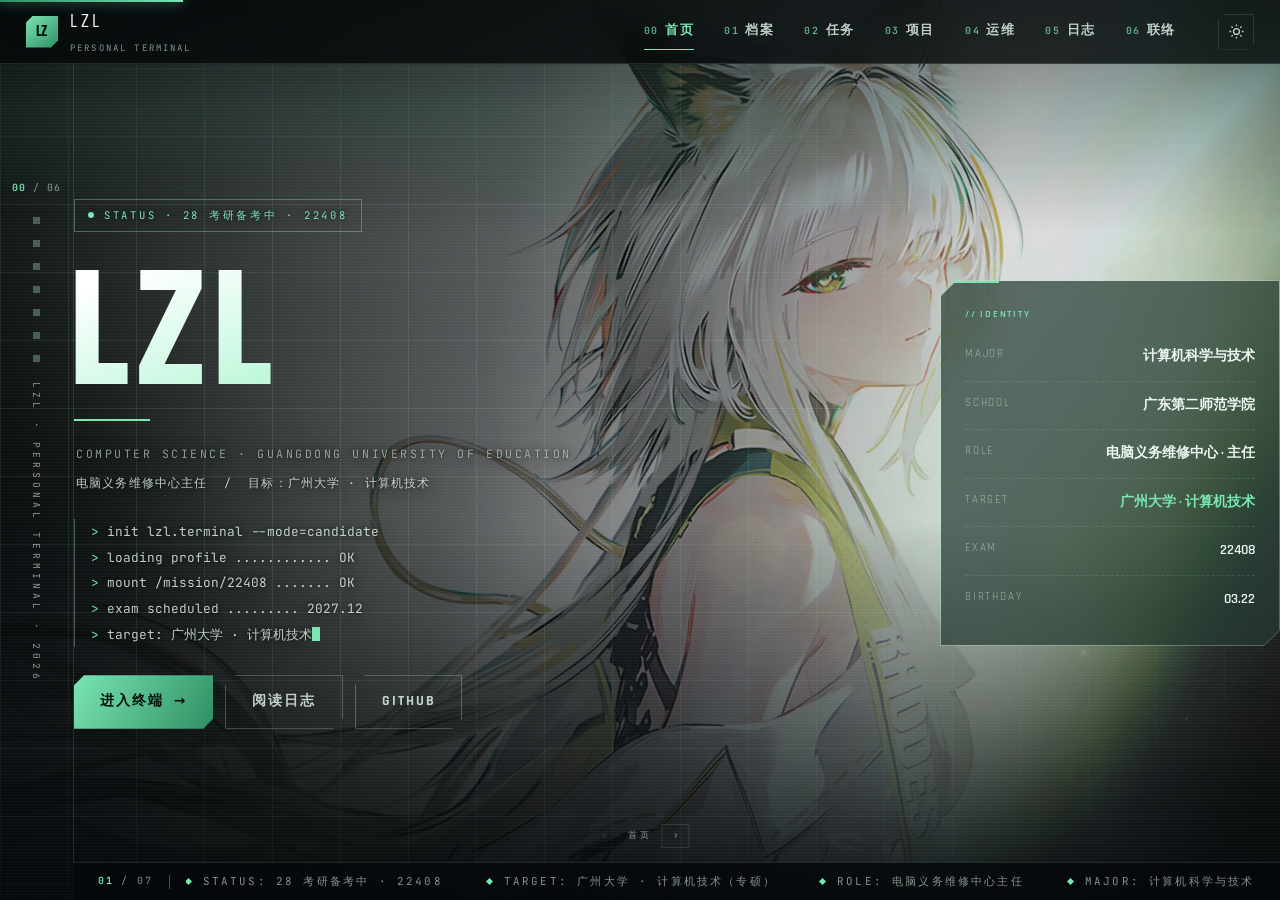
<file: index.html>
<!DOCTYPE html>
<html lang="zh-CN" data-theme="dark">
<head>
<meta charset="UTF-8">
<meta name="viewport" content="width=device-width,initial-scale=1,viewport-fit=cover">
<title>LZL · 个人终端 — 计算机科学与技术 / 考研 22408 / 电脑义务维修中心</title>
<meta name="description" content="LZL 的个人主页与博客：广东第二师范学院计算机科学与技术专业，电脑义务维修中心主任，正在备考 22408，目标广州大学计算机技术。">
<meta name="theme-color" content="#04080a">
<link rel="icon" href="data:image/svg+xml,%3Csvg xmlns='http://www.w3.org/2000/svg' viewBox='0 0 32 32'%3E%3Crect width='32' height='32' fill='%2304080a'/%3E%3Ctext x='16' y='22' font-family='monospace' font-size='13' font-weight='700' fill='%237BE5B4' text-anchor='middle'%3ELZ%3C/text%3E%3C/svg%3E">
<link rel="preconnect" href="https://fonts.googleapis.com">
<link rel="preconnect" href="https://fonts.gstatic.com" crossorigin>
<link rel="stylesheet" href="https://fonts.googleapis.com/css2?family=Saira+Condensed:wght@500;600;700&family=Rajdhani:wght@400;500;600;700&family=Noto+Sans+SC:wght@300;400;500;700&family=JetBrains+Mono:wght@400;500&display=swap" media="print" onload="this.media='all'">
<link rel="stylesheet" href="assets/css/style.css">
</head>
<body class="is-deck">

<!-- 启动遮罩 -->
<div class="boot" id="boot">
  <div class="boot__in">
    <div class="boot__logo">LZL</div>
    <div class="boot__sub">PERSONAL TERMINAL · SYSTEM BOOT</div>
    <div class="boot__bar"><i id="boot-bar"></i></div>
    <div class="boot__pct"><span>LOADING</span><span id="boot-pct">000%</span></div>
    <div class="boot__log" id="boot-log"></div>
  </div>
</div>

<!-- 背景 -->
<div class="bgv"><img class="bgv__media" src="assets/img/poster.webp" alt=""></div>
<div class="veil"></div>
<div class="fx"></div>
<div class="grain"></div>
<div class="sweep"></div>
<div class="wipe" id="wipe"></div>
<div class="scroll-line" id="scroll-line"></div>

<!-- 顶栏 -->
<nav class="top">
  <a class="brand" href="#pane-top" data-nav="pane-top">
    <span class="brand__mark">LZ</span>
    <span><span class="brand__t">LZL</span><span class="brand__s">PERSONAL TERMINAL</span></span>
  </a>
  <div class="top__nav" id="nav">
    <a class="top__link" href="#pane-top" data-nav="pane-top"><em>00</em>首页</a>
    <a class="top__link" href="#pane-profile" data-nav="pane-profile"><em>01</em>档案</a>
    <a class="top__link" href="#pane-mission" data-nav="pane-mission"><em>02</em>任务</a>
    <a class="top__link" href="#pane-projects" data-nav="pane-projects"><em>03</em>项目</a>
    <a class="top__link" href="#pane-service" data-nav="pane-service"><em>04</em>运维</a>
    <a class="top__link" href="#pane-log" data-nav="pane-log"><em>05</em>日志</a>
    <a class="top__link" href="#pane-contact" data-nav="pane-contact"><em>06</em>联络</a>
  </div>
  <div class="top__tools">
    <button class="tbtn" data-theme-toggle aria-label="切换主题"></button>
    <button class="tbtn burger" id="burger" aria-label="菜单">
      <svg width="17" height="17" viewBox="0 0 24 24" fill="none" stroke="currentColor" stroke-width="2"><path d="M3 6h18M3 12h18M3 18h18"/></svg>
    </button>
  </div>
</nav>

<!-- 左侧导轨 -->
<aside class="rail">
  <div class="rail__no" id="rail-no"><b>00</b> / 06</div>
  <div class="rail__dots" id="rail-dots"></div>
  <div class="rail__v">LZL · PERSONAL TERMINAL · 2026</div>
</aside>

<!-- 翻页舞台 -->
<div class="stage" id="stage">
  <div class="deck" id="deck">

    <!-- 00 首屏 -->
    <section class="pane pane--hero" id="pane-top" data-sec data-label="首页">
      <div class="wrap hero__grid hero">
        <div>
          <div class="hero__tag"><i></i>STATUS · 28 考研备考中 · 22408</div>
          <h1 class="hero__name">LZL</h1>
          <div class="hero__line"></div>
          <div class="hero__sub">COMPUTER SCIENCE · GUANGDONG UNIVERSITY OF EDUCATION</div>
          <div class="hero__sub" style="margin-top:8px;color:var(--ink-2);letter-spacing:.1em">
            电脑义务维修中心主任 &nbsp;/&nbsp; 目标：广州大学 · 计算机技术
          </div>
          <div class="hero__term" id="term" style="margin-top:26px"></div>
          <div class="hero__act">
            <button class="btn btn--p" type="button" data-nav="pane-profile">进入终端 <span>→</span></button>
            <a class="btn btn--g" href="posts.html">阅读日志</a>
            <a class="btn btn--g" href="https://github.com/LZZZZLLZL" target="_blank" rel="noopener" data-github>GitHub</a>
          </div>
        </div>
        <aside class="hero__aside">
          <div class="panel">
            <div class="panel__in hero__card">
              <div class="caps" style="font-size:.62rem;color:var(--acc);margin-bottom:10px">// IDENTITY</div>
              <div id="hero-rows"></div>
            </div>
          </div>
        </aside>
      </div>
    </section>

    <!-- 01 档案 -->
    <section class="pane" id="pane-profile" data-sec data-label="档案">
      <div class="wrap">
        <div class="sec-head rv">
          <span class="sec-head__no">01</span>
          <div class="sec-head__t">
            <h2 class="sec-head__cn">个人档案</h2>
            <div class="sec-head__en">PROFILE</div>
          </div>
          <span class="sec-head__rule"></span>
          <span class="sec-head__meta">// IDENTITY RECORD</span>
        </div>

        <div class="profile">
          <div class="idcard panel rv">
            <div class="panel__in">
              <div class="idcard__av"><img src="assets/img/avatar.webp" alt="LZL 的头像"></div>
              <div class="idcard__body">
                <div class="idcard__name">LZL</div>
                <div class="idcard__role">CS · GUE · REPAIR CENTER</div>
                <div class="idcard__meta" id="idcard-meta"></div>
              </div>
            </div>
          </div>

          <div class="panel rv">
            <div class="panel__in">
              <div class="rows" id="profile-rows"></div>
              <div class="bio" id="profile-bio"></div>
            </div>
          </div>
        </div>
      </div>
    </section>

    <!-- 02 任务 -->
    <section class="pane" id="pane-mission" data-sec data-label="任务">
      <div class="wrap">
        <div class="sec-head rv">
          <span class="sec-head__no">02</span>
          <div class="sec-head__t">
            <h2 class="sec-head__cn">考研作战</h2>
            <div class="sec-head__en">MISSION · 22408</div>
          </div>
          <span class="sec-head__rule"></span>
          <span class="sec-head__meta">// POSTGRADUATE ENTRANCE EXAM</span>
        </div>

        <div class="mission-top">
          <div class="panel rv">
            <div class="panel__in countdown">
              <div class="caps" style="font-size:.62rem;color:var(--acc)">// COUNTDOWN TO EXAM</div>
              <div style="font-family:var(--f-display);font-size:1.35rem;letter-spacing:.06em;margin-top:8px">距离初试</div>
              <div class="cd">
                <div class="cd__u"><b id="cd-d">000</b><span>DAYS</span></div>
                <div class="cd__u"><b id="cd-h">00</b><span>HOURS</span></div>
                <div class="cd__u"><b id="cd-m">00</b><span>MINUTES</span></div>
                <div class="cd__u"><b id="cd-s">00</b><span>SECONDS</span></div>
              </div>
              <div class="cd__date" id="cd-date"></div>
              <div class="overall">
                <div class="overall__top"><span>备考总进度</span><b id="ov-pct">0%</b></div>
                <div class="overall__bar"><i id="ov-bar"></i></div>
                <div class="overall__note">四科按分值加权 · 单科进度由其模块自动汇总</div>
              </div>
            </div>
          </div>

          <div class="panel rv">
            <div class="panel__in target">
              <div class="caps" style="font-size:.62rem;color:var(--acc)">// TARGET</div>
              <div class="target__big" id="target-big" style="margin:10px 0 16px"></div>
              <div id="target-rows"></div>
            </div>
          </div>
        </div>

        <!-- 科目英文名 · 粒子文字 -->
        <div class="ptbox rv">
          <div class="ptbox__head">
            <span>// SUBJECT · PARTICLE FIELD</span>
            <span>移动鼠标可拨散粒子</span>
          </div>
          <div class="ptwrap"><canvas id="pt" aria-hidden="true"></canvas></div>
        </div>

        <!-- 环形进度（点击翻到进度明细页） -->
        <div class="rings" id="rings"></div>
      </div>
    </section>

    <!-- 03 项目 -->
    <section class="pane" id="pane-projects" data-sec data-label="项目">
      <div class="wrap">
        <div class="sec-head rv">
          <span class="sec-head__no">03</span>
          <div class="sec-head__t">
            <h2 class="sec-head__cn">开源项目</h2>
            <div class="sec-head__en">PROJECTS</div>
          </div>
          <span class="sec-head__rule"></span>
          <span class="sec-head__meta">// GITHUB · LZZZZLLZL</span>
        </div>
        <div class="projects" id="proj-grid" data-projects></div>
      </div>
    </section>

    <!-- 04 运维 -->
    <section class="pane" id="pane-service" data-sec data-label="运维">
      <div class="wrap">
        <div class="sec-head rv">
          <span class="sec-head__no">04</span>
          <div class="sec-head__t">
            <h2 class="sec-head__cn">义务维修中心</h2>
            <div class="sec-head__en">SERVICE</div>
          </div>
          <span class="sec-head__rule"></span>
          <span class="sec-head__meta">// COMPUTER VOLUNTEER REPAIR CENTER</span>
        </div>

        <div class="svc-stats" id="svc-stats"></div>

        <div class="panel rv" style="margin-bottom:22px">
          <div class="panel__in">
            <div class="caps" style="font-size:.62rem;color:var(--acc)" id="svc-org"></div>
            <p style="font-size:.93rem;color:var(--ink-2);margin-top:12px;line-height:1.95" id="svc-intro"></p>
            <p style="font-size:.85rem;color:var(--ink-3);margin-top:10px;line-height:1.85" id="svc-hours"></p>
          </div>
        </div>

        <div class="svc-grid" id="svc-grid"></div>
      </div>
    </section>

    <!-- 05 日志 -->
    <section class="pane" id="pane-log" data-sec data-label="日志">
      <div class="wrap">
        <div class="sec-head rv">
          <span class="sec-head__no">05</span>
          <div class="sec-head__t">
            <h2 class="sec-head__cn">个人日志</h2>
            <div class="sec-head__en">LOG</div>
          </div>
          <span class="sec-head__rule"></span>
          <a class="sec-head__meta" href="posts.html" style="color:var(--acc);text-decoration:none">ALL RECORDS →</a>
        </div>
        <div class="panel rv">
          <div class="panel__in" style="padding:8px 24px">
            <div class="log" id="log-list"></div>
          </div>
        </div>
      </div>
    </section>

    <!-- 06 联络 -->
    <section class="pane pane--contact" id="pane-contact" data-sec data-label="联络">
      <div class="wrap">
        <div class="sec-head rv">
          <span class="sec-head__no">06</span>
          <div class="sec-head__t">
            <h2 class="sec-head__cn">联络方式</h2>
            <div class="sec-head__en">CONTACT</div>
          </div>
          <span class="sec-head__rule"></span>
          <span class="sec-head__meta">// OPEN CHANNEL</span>
        </div>

        <div class="contact">
          <div class="panel rv">
            <div class="panel__in">
              <div class="ct__big">一起上岸，<br>或者<em>一起修电脑</em>。</div>
              <p class="ct__p">
                如果你也在备考 22408、也想聊聊多智能体怎么落地、或者你的笔记本突然开不了机——
                都欢迎找我。维修中心的问题我都接，考研的问题我们一起想办法。
              </p>
              <div class="hero__act" style="margin-top:22px">
                <a class="btn btn--p" href="https://github.com/LZZZZLLZL" target="_blank" rel="noopener" data-github>GitHub <span>→</span></a>
                <a class="btn btn--g" href="mailto:lzzzzllzl@example.com">发邮件</a>
              </div>
            </div>
          </div>

          <div class="links">
            <a class="link cell rv" href="https://github.com/LZZZZLLZL" target="_blank" rel="noopener" data-github>
              <svg width="20" height="20" viewBox="0 0 24 24" fill="currentColor"><path d="M12 .5C5.7.5.5 5.7.5 12c0 5.1 3.3 9.4 7.9 10.9.6.1.8-.2.8-.5v-2c-3.2.7-3.9-1.4-3.9-1.4-.5-1.3-1.3-1.7-1.3-1.7-1.1-.7.1-.7.1-.7 1.2.1 1.8 1.2 1.8 1.2 1 1.8 2.8 1.3 3.5 1 .1-.8.4-1.3.8-1.6-2.6-.3-5.3-1.3-5.3-5.8 0-1.3.5-2.3 1.2-3.2-.1-.3-.5-1.5.1-3.1 0 0 1-.3 3.3 1.2a11 11 0 0 1 6 0C17.7 4.6 18.7 5 18.7 5c.6 1.6.2 2.8.1 3.1.8.9 1.2 1.9 1.2 3.2 0 4.5-2.7 5.5-5.3 5.8.4.4.8 1.1.8 2.2v3.3c0 .3.2.6.8.5 4.6-1.5 7.9-5.8 7.9-10.9C23.5 5.7 18.3.5 12 .5Z"/></svg>
              <span><b>GitHub</b><small>LZZZZLLZL</small></span>
            </a>
            <a class="link cell rv" href="posts.html?tag=考研">
              <svg width="20" height="20" viewBox="0 0 24 24" fill="none" stroke="currentColor" stroke-width="1.8"><path d="M4 5.5A2.5 2.5 0 0 1 6.5 3H20v15H6.5A2.5 2.5 0 0 0 4 20.5v-15Z"/><path d="M4 20.5A2.5 2.5 0 0 1 6.5 18H20v3H6.5A2.5 2.5 0 0 1 4 20.5Z"/></svg>
              <span><b>考研日志</b><small>22408 · 备考记录</small></span>
            </a>
            <a class="link cell rv" href="posts.html?tag=项目">
              <svg width="20" height="20" viewBox="0 0 24 24" fill="none" stroke="currentColor" stroke-width="1.8"><path d="m8 6-5 6 5 6M16 6l5 6-5 6"/></svg>
              <span><b>项目手记</b><small>开发过程与踩坑</small></span>
            </a>
            <a class="link cell rv" href="posts.html">
              <svg width="20" height="20" viewBox="0 0 24 24" fill="none" stroke="currentColor" stroke-width="1.8"><path d="M4 6h16M4 12h16M4 18h10"/></svg>
              <span><b>全部日志</b><small>ALL RECORDS</small></span>
            </a>
          </div>
        </div>
      </div>

      <footer class="foot">
        <div class="foot__row wrap">
          <div class="brand foot__brand">
            <span class="brand__mark">LZ</span>
            <span class="foot__id">
              <b>LZL</b>
              <small>PERSONAL TERMINAL</small>
            </span>
          </div>
          <div class="foot__meta">
            <span id="foot-note"></span>
            <span>© <span id="year">2026</span> · BUILT WITH VANILLA JS</span>
          </div>
        </div>
      </footer>
    </section>

  </div>
</div>

<!-- 翻页控件 -->
<div class="pane-nav" id="panenav">
  <button id="prev" type="button" aria-label="上一页">‹</button>
  <span id="pane-label">首页</span>
  <button id="next" type="button" aria-label="下一页">›</button>
</div>

<!-- 科目详情全屏层：点环形弹出，可以一直往下滚到项目 -->
<div class="sheet" id="sheet" aria-hidden="true">
  <div class="sheet__scroll" id="sheet-scroll">
    <div class="wrap">
      <div class="sheet__bar">
        <span class="sheet__tag">// SUBJECT DETAIL</span>
        <button class="sheet__close" id="sheet-close" type="button">关闭 ✕ <em>ESC</em></button>
      </div>

      <div class="ptbox ptbox--sheet">
        <div class="ptbox__head">
          <span>// SUBJECT · PARTICLE FIELD</span>
          <span>移动鼠标可拨散粒子</span>
        </div>
        <div class="ptwrap"><canvas id="pt-sheet" aria-hidden="true"></canvas></div>
      </div>

      <div class="ringdetail" id="ringdetail"></div>

      <div class="sheet__block">
        <div class="sheet__h"><span>// MILESTONES</span><span>备考阶段</span></div>
        <div class="panel"><div class="panel__in" style="padding:10px 30px 14px">
          <div class="miles" id="miles" style="margin-top:0"></div>
        </div></div>
      </div>

      <div class="sheet__foot sheet__foot--next">
        <span>继续往下滚</span>
        <span class="sheet__arrow">↓</span>
        <span>前往「03 项目」</span>
      </div>

    </div>
  </div>
</div>

<!-- 底部状态条 -->
<div class="bar">
  <div class="bar__pg"><b id="bar-i">01</b> / <span id="bar-n">07</span></div>
  <div class="bar__sep"></div>
  <div class="ticker"><div class="ticker__track" data-ticker></div></div>
</div>

<script src="assets/js/data.js"></script>
<script src="assets/js/markdown.js"></script>
<script src="assets/js/particles.js"></script>
<script src="assets/js/app.js"></script>
</body>
</html>
</file>
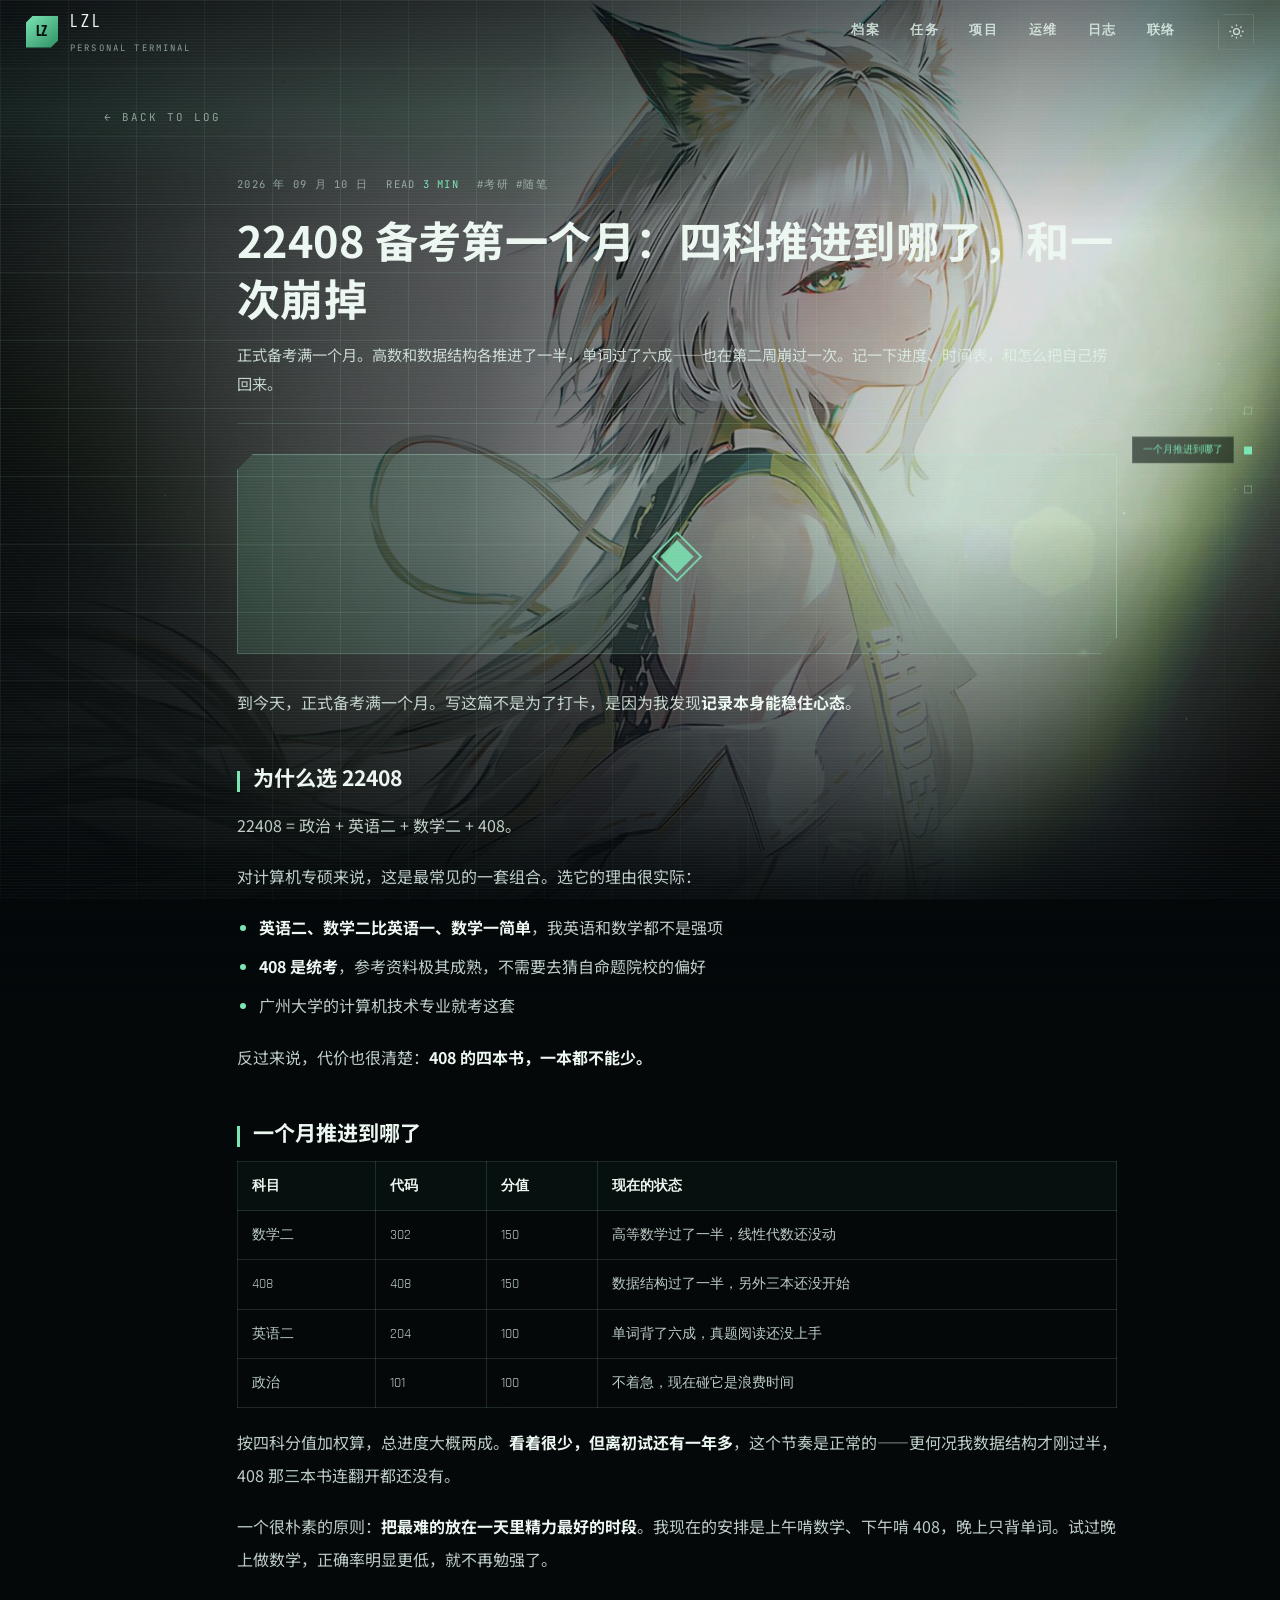
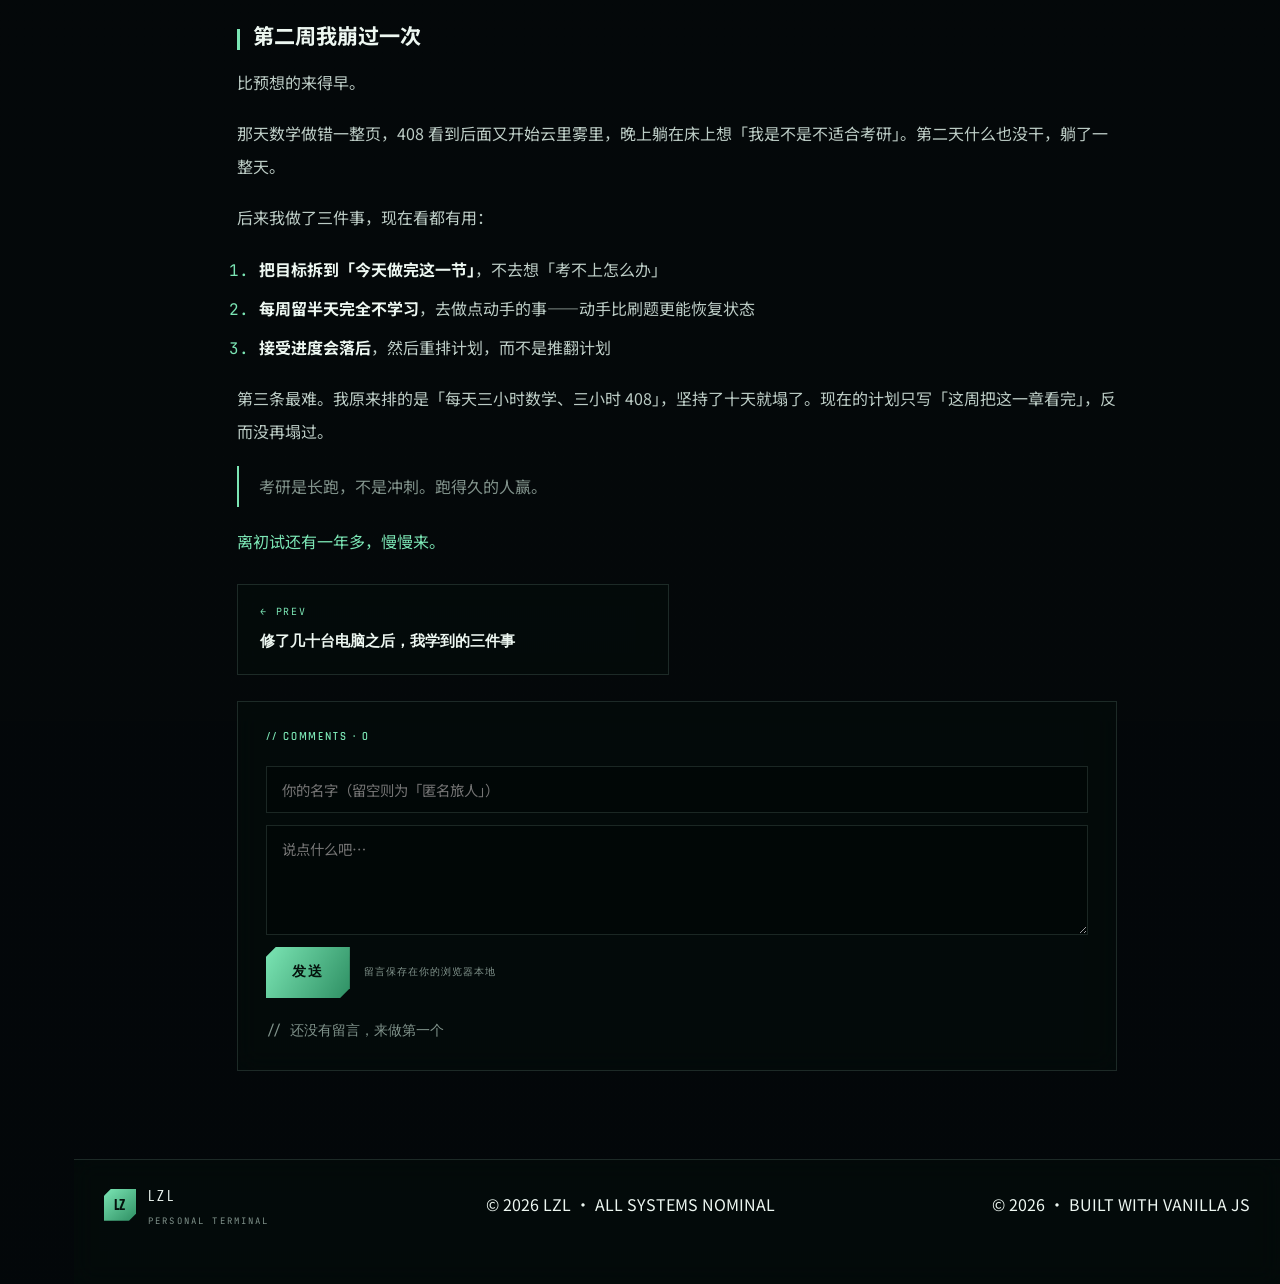
<file: post.html>
<!DOCTYPE html>
<html lang="zh-CN" data-theme="dark">
<head>
<meta charset="UTF-8">
<meta name="viewport" content="width=device-width,initial-scale=1,viewport-fit=cover">
<title>RECORD · LZL</title>
<meta name="description" content="LZL 的日志正文。">
<meta name="theme-color" content="#04080a">
<link rel="icon" href="data:image/svg+xml,%3Csvg xmlns='http://www.w3.org/2000/svg' viewBox='0 0 32 32'%3E%3Crect width='32' height='32' fill='%2304080a'/%3E%3Ctext x='16' y='22' font-family='monospace' font-size='13' font-weight='700' fill='%237BE5B4' text-anchor='middle'%3ELZ%3C/text%3E%3C/svg%3E">
<link rel="preconnect" href="https://fonts.googleapis.com">
<link rel="preconnect" href="https://fonts.gstatic.com" crossorigin>
<link rel="stylesheet" href="https://fonts.googleapis.com/css2?family=Saira+Condensed:wght@500;600;700&family=Rajdhani:wght@400;500;600;700&family=Noto+Sans+SC:wght@300;400;500;700&family=JetBrains+Mono:wght@400;500&display=swap" media="print" onload="this.media='all'">
<link rel="stylesheet" href="assets/css/style.css">
</head>
<body>

<div class="bgv"><img class="bgv__media" src="assets/img/poster.webp" alt=""></div>
<div class="veil"></div>
<div class="scrim"></div>
<div class="fx"></div>
<div class="grain"></div>
<div class="sweep"></div>
<div class="scroll-line" id="scroll-line"></div>

<nav class="toc" id="toc" aria-label="文章目录"></nav>

<nav class="top">
  <a class="brand" href="index.html">
    <span class="brand__mark">LZ</span>
    <span><span class="brand__t">LZL</span><span class="brand__s">PERSONAL TERMINAL</span></span>
  </a>
  <div class="top__nav" id="nav">
    <a class="top__link" href="index.html#profile">档案</a>
    <a class="top__link" href="index.html#mission">任务</a>
    <a class="top__link" href="index.html#projects">项目</a>
    <a class="top__link" href="index.html#service">运维</a>
    <a class="top__link" href="posts.html">日志</a>
    <a class="top__link" href="index.html#contact">联络</a>
  </div>
  <div class="top__tools">
    <button class="tbtn" data-theme-toggle aria-label="切换主题"></button>
    <button class="tbtn burger" id="burger" aria-label="菜单">
      <svg width="17" height="17" viewBox="0 0 24 24" fill="none" stroke="currentColor" stroke-width="2"><path d="M3 6h18M3 12h18M3 18h18"/></svg>
    </button>
  </div>
</nav>

<main>
  <section class="page-head" style="padding:calc(100px + var(--sat)) 0 26px">
    <div class="wrap">
      <a class="page-head__back" href="posts.html">← BACK TO LOG</a>
    </div>
  </section>

  <section style="padding:0 0 88px">
    <div class="wrap">
      <article class="article" id="article"></article>
      <div style="max-width:880px;margin-inline:auto">
        <div class="pager" id="pager"></div>

        <section class="comments cell" id="comments">
          <div class="caps" style="font-size:.66rem;color:var(--acc);margin-bottom:18px">
            // COMMENTS · <span id="cmt-n">0</span>
          </div>
          <form class="form" id="cmt-form" novalidate>
            <input class="fld" id="c-name" maxlength="20" placeholder="你的名字（留空则为「匿名旅人」）">
            <textarea class="fld" id="c-text" rows="4" placeholder="说点什么吧…" required></textarea>
            <div style="display:flex;gap:14px;align-items:center;flex-wrap:wrap">
              <button class="btn btn--p" type="submit">发送</button>
              <small style="color:var(--ink-3);font-size:.64rem;font-family:var(--f-mono);letter-spacing:.1em">留言保存在你的浏览器本地</small>
            </div>
          </form>
          <div id="cmt-list"></div>
        </section>
      </div>
    </div>
  </section>

  <footer class="foot">
    <div class="wrap foot__row">
      <div class="brand">
        <span class="brand__mark">LZ</span>
        <span><span class="brand__t" style="font-size:1rem">LZL</span><span class="brand__s">PERSONAL TERMINAL</span></span>
      </div>
      <div class="foot__t" id="foot-note"></div>
      <div class="foot__t">© <span id="year">2026</span> · BUILT WITH VANILLA JS</div>
    </div>
  </footer>
</main>

<button class="totop" aria-label="回到顶部">
  <svg width="18" height="18" viewBox="0 0 24 24" fill="none" stroke="currentColor" stroke-width="2.2" stroke-linecap="round" stroke-linejoin="round"><path d="M12 19V5M5 12l7-7 7 7"/></svg>
</button>

<script src="assets/js/data.js"></script>
<script src="assets/js/markdown.js"></script>
<script src="assets/js/app.js"></script>
</body>
</html>
</file>
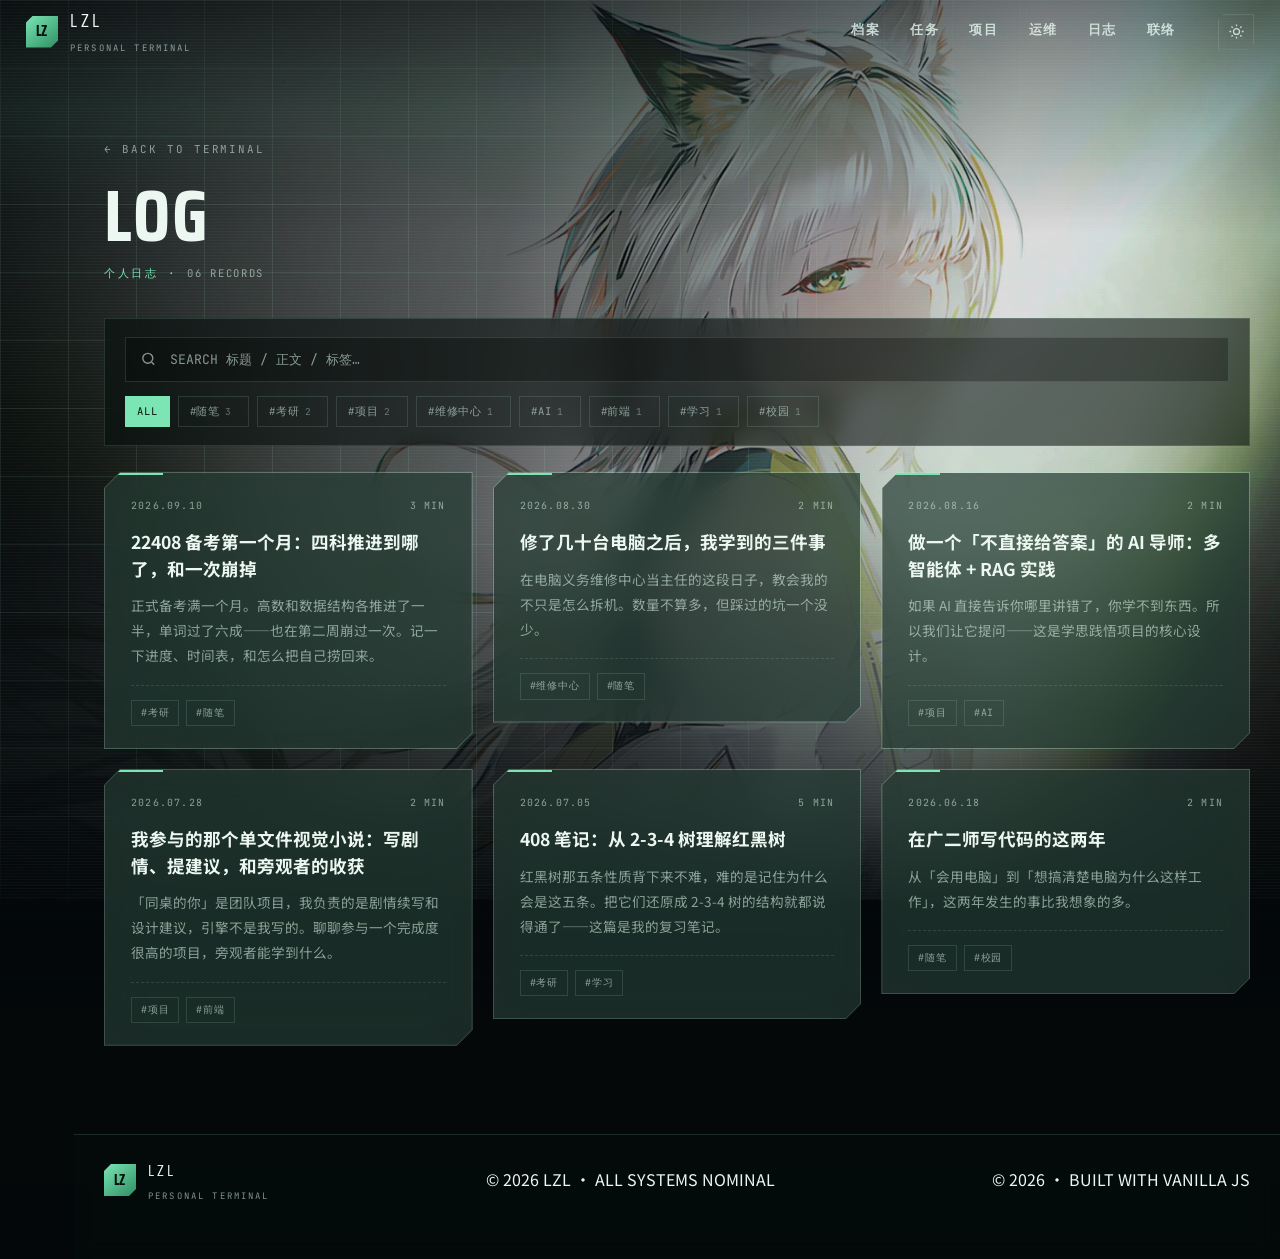
<file: posts.html>
<!DOCTYPE html>
<html lang="zh-CN" data-theme="dark">
<head>
<meta charset="UTF-8">
<meta name="viewport" content="width=device-width,initial-scale=1,viewport-fit=cover">
<title>LOG · 全部日志 — LZL</title>
<meta name="description" content="LZL 的全部日志：考研 22408 备考、开源项目手记、义务维修中心与校园随笔。">
<meta name="theme-color" content="#04080a">
<link rel="icon" href="data:image/svg+xml,%3Csvg xmlns='http://www.w3.org/2000/svg' viewBox='0 0 32 32'%3E%3Crect width='32' height='32' fill='%2304080a'/%3E%3Ctext x='16' y='22' font-family='monospace' font-size='13' font-weight='700' fill='%237BE5B4' text-anchor='middle'%3ELZ%3C/text%3E%3C/svg%3E">
<link rel="preconnect" href="https://fonts.googleapis.com">
<link rel="preconnect" href="https://fonts.gstatic.com" crossorigin>
<link rel="stylesheet" href="https://fonts.googleapis.com/css2?family=Saira+Condensed:wght@500;600;700&family=Rajdhani:wght@400;500;600;700&family=Noto+Sans+SC:wght@300;400;500;700&family=JetBrains+Mono:wght@400;500&display=swap" media="print" onload="this.media='all'">
<link rel="stylesheet" href="assets/css/style.css">
</head>
<body>

<div class="bgv"><img class="bgv__media" src="assets/img/poster.webp" alt=""></div>
<div class="veil"></div>
<div class="scrim"></div>
<div class="fx"></div>
<div class="grain"></div>
<div class="sweep"></div>
<div class="scroll-line" id="scroll-line"></div>

<nav class="top">
  <a class="brand" href="index.html">
    <span class="brand__mark">LZ</span>
    <span><span class="brand__t">LZL</span><span class="brand__s">PERSONAL TERMINAL</span></span>
  </a>
  <div class="top__nav" id="nav">
    <a class="top__link" href="index.html#profile">档案</a>
    <a class="top__link" href="index.html#mission">任务</a>
    <a class="top__link" href="index.html#projects">项目</a>
    <a class="top__link" href="index.html#service">运维</a>
    <a class="top__link" href="posts.html">日志</a>
    <a class="top__link" href="index.html#contact">联络</a>
  </div>
  <div class="top__tools">
    <button class="tbtn" data-theme-toggle aria-label="切换主题"></button>
    <button class="tbtn burger" id="burger" aria-label="菜单">
      <svg width="17" height="17" viewBox="0 0 24 24" fill="none" stroke="currentColor" stroke-width="2"><path d="M3 6h18M3 12h18M3 18h18"/></svg>
    </button>
  </div>
</nav>

<main>
  <section class="page-head">
    <div class="wrap">
      <a class="page-head__back" href="index.html">← BACK TO TERMINAL</a>
      <h1 class="page-head__t">LOG</h1>
      <div class="page-head__s">个人日志 · <span class="count" id="count">00 RECORDS</span></div>
    </div>
  </section>

  <section style="padding:0 0 88px">
    <div class="wrap">
      <div class="toolbar cell">
        <div class="search">
          <svg width="17" height="17" viewBox="0 0 24 24" fill="none" stroke="currentColor" stroke-width="2"><circle cx="11" cy="11" r="7"/><path d="M20 20l-3.4-3.4"/></svg>
          <input id="search" type="search" placeholder="SEARCH 标题 / 正文 / 标签…" autocomplete="off">
        </div>
        <div class="filters" id="filter-tags"><small>TAG</small></div>
      </div>

      <div class="art-grid" id="list"></div>
    </div>
  </section>

  <footer class="foot">
    <div class="wrap foot__row">
      <div class="brand">
        <span class="brand__mark">LZ</span>
        <span><span class="brand__t" style="font-size:1rem">LZL</span><span class="brand__s">PERSONAL TERMINAL</span></span>
      </div>
      <div class="foot__t" id="foot-note"></div>
      <div class="foot__t">© <span id="year">2026</span> · BUILT WITH VANILLA JS</div>
    </div>
  </footer>
</main>

<button class="totop" aria-label="回到顶部">
  <svg width="18" height="18" viewBox="0 0 24 24" fill="none" stroke="currentColor" stroke-width="2.2" stroke-linecap="round" stroke-linejoin="round"><path d="M12 19V5M5 12l7-7 7 7"/></svg>
</button>

<script src="assets/js/data.js"></script>
<script src="assets/js/markdown.js"></script>
<script src="assets/js/app.js"></script>
</body>
</html>
</file>
<file: assets/css/style.css>
/* ============================================================
   LZL · BLOG  —  TECH / HUD 设计系统
   参考明日方舟官网的切角面板、HUD 描边、扫描线与技术标注
   底色黑 + 白字 + 凯尔希绿，毛玻璃保留
   ============================================================ */

/* ---------- 1. 设计令牌 ---------- */
:root{
  color-scheme: dark;

  --base:#04080a;
  --base-2:#070e11;

  --ink:#EDF7F1;
  --ink-2:rgba(224,242,233,.84);
  --ink-3:rgba(203,228,215,.63);

  --acc:#7BE5B4;
  --acc-2:#BDF7DA;
  --acc-deep:#2E8F63;

  --line:rgba(180,240,215,.14);
  --line-2:rgba(180,240,215,.32);
  --line-3:rgba(180,240,215,.55);

  /* 深色磨砂：壁纸高光区是接近纯白的，玻璃必须自带暗底，
     否则浅色文字会被背景吃掉（这是第一版踩的坑） */
  --glass:rgba(5,14,12,.56);
  --glass-2:rgba(8,20,17,.72);

  --shadow:0 24px 60px -30px rgba(0,0,0,.9);
  --glow:0 0 0 1px rgba(123,229,180,.2), 0 0 34px -10px rgba(123,229,180,.45);

  --cut:16px;
  --cut-in:15px;
  --clip:polygon(0 var(--cut), var(--cut) 0, 100% 0, 100% calc(100% - var(--cut)), calc(100% - var(--cut)) 100%, 0 100%);
  --clip-in:polygon(0 var(--cut-in), var(--cut-in) 0, 100% 0, 100% calc(100% - var(--cut-in)), calc(100% - var(--cut-in)) 100%, 0 100%);

  --veil:rgba(4,8,10,.62);
  --veil-x:rgba(4,8,10,.94);
  --dim:.55;

  --f-display:"Saira Condensed","Rajdhani","PingFang SC","Microsoft YaHei",sans-serif;
  --f-ui:"Rajdhani","PingFang SC","Microsoft YaHei",system-ui,sans-serif;
  --f-cn:"Noto Sans SC","PingFang SC","Hiragino Sans GB","Microsoft YaHei",sans-serif;
  --f-mono:"JetBrains Mono",ui-monospace,SFMono-Regular,Menlo,monospace;

  --ease:cubic-bezier(.22,.61,.36,1);
  --ease-deck:cubic-bezier(.83,0,.17,1);
  --rail:74px;
  --nav-h:66px;   /* 顶栏高度：.pane 的 padding-top 依赖它，缺了整条 padding 会被丢弃 */
  --bar-h:38px;

  /* 安全区兜底：老浏览器 / 无刘海设备恒为 0，下面的 @supports 里再交给 env() */
  --sat:0px;   /* safe-area-inset-top    */
  --sab:0px;   /* safe-area-inset-bottom */
  --sal:0px;   /* safe-area-inset-left   */
  --sar:0px;   /* safe-area-inset-right  */
}

/* 白昼模式：白玻璃 + 深绿字，保留同一套几何 */
[data-theme="light"]{
  color-scheme: light;
  --base:#eef4f0;
  --base-2:#e6efea;
  --ink:#0E1F18;
  --ink-2:rgba(14,31,24,.84);
  --ink-3:rgba(14,31,24,.6);
  --acc:#1E8E5E;
  --acc-2:#12694A;
  --acc-deep:#0B4A33;
  --line:rgba(18,80,55,.16);
  --line-2:rgba(18,80,55,.32);
  --line-3:rgba(18,80,55,.55);
  --glass:rgba(255,255,255,.62);
  --glass-2:rgba(255,255,255,.8);
  --shadow:0 24px 60px -34px rgba(10,40,28,.5);
  --glow:0 0 0 1px rgba(30,142,94,.25), 0 0 34px -12px rgba(30,142,94,.4);
  --veil:rgba(238,244,240,.5);
  --veil-x:rgba(238,244,240,.9);
  --dim:.12;
}

/* ---------- 1b. 安全区（刘海屏 / 底部小白条） ----------
   HTML 里 viewport-fit=cover 之后页面会铺到屏幕物理边缘，不补内边距的话，
   顶栏会钻到刘海／状态栏底下、底部状态条会被 Home Indicator 压住。
   这里把安全区并进 --nav-h / --bar-h：.pane 的 padding、.bar 的高度、
   .pane-nav 的 bottom 全都引用这两个值，改一处下游自动让位。
   包在 @supports 里是为了兜底 —— 不认 env() 的浏览器若让 calc() 取到无效
   token，整条 padding 声明都会被作废，反而比不写更糟。 */
@supports (padding: env(safe-area-inset-top)){
  :root{
    --sat:env(safe-area-inset-top, 0px);
    --sab:env(safe-area-inset-bottom, 0px);
    --sal:env(safe-area-inset-left, 0px);
    --sar:env(safe-area-inset-right, 0px);
    --nav-h:calc(66px + var(--sat));
    --bar-h:calc(38px + var(--sab));
  }
  .top{padding-left:max(26px, var(--sal));padding-right:max(26px, var(--sar))}
}

/* ---------- 2. 基础 ---------- */
*,*::before,*::after{box-sizing:border-box}
html{scroll-behavior:smooth;scroll-padding-top:74px;height:100%}
/* 只给 html 定高；body 必须保持 min-height，否则 body 的盒子被锁在视口高度，
   .scrim（absolute + inset:0）就只有一屏高，往下滚等于没有暗纱 */
body{min-height:100%}
body{
  margin:0;
  background:var(--base);
  color:var(--ink);
  font-family:var(--f-cn);
  font-size:16px;
  line-height:1.85;
  overflow-x:clip;
  position:relative;
  -webkit-font-smoothing:antialiased;
  text-rendering:optimizeLegibility;
}
img,video{max-width:100%;display:block;border:0}
a{color:inherit;text-decoration:none}
button{font:inherit;color:inherit;background:none;border:0;cursor:pointer}
h1,h2,h3,h4{margin:0;line-height:1.2;font-weight:700}
p{margin:0}
ul,ol{margin:0;padding:0}
::selection{background:var(--acc);color:#04120c}
:focus-visible{outline:2px solid var(--acc);outline-offset:2px}

.mono{font-family:var(--f-mono)}
.ui{font-family:var(--f-ui)}
.caps{text-transform:uppercase;letter-spacing:.18em;font-family:var(--f-ui);font-weight:600}

/* 滚动条 */
::-webkit-scrollbar{width:10px;height:10px}
::-webkit-scrollbar-track{background:rgba(0,0,0,.3)}
::-webkit-scrollbar-thumb{background:var(--line-2);border:2px solid transparent;background-clip:content-box;border-radius:99px}
::-webkit-scrollbar-thumb:hover{background:var(--acc);background-clip:content-box}

/* ---------- 3. 背景层 ---------- */
.bgv{position:fixed;inset:0;z-index:-6;overflow:hidden;background:var(--base)}
.bgv__media{
  position:absolute;inset:0;width:100%;height:100%;object-fit:cover;object-position:center 38%;
  filter:brightness(.86) saturate(1.06) contrast(1.02);
  transform:scale(1.04);
}
[data-theme="light"] .bgv__media{filter:brightness(1.02) saturate(1.02)}

/* 遮罩：左侧压暗保证文字可读，右侧留出人物 */
.veil{
  position:fixed;inset:0;z-index:-5;pointer-events:none;
  background:
    linear-gradient(100deg, var(--veil-x) 0%, var(--veil) 38%, transparent 72%),
    linear-gradient(0deg, var(--veil-x) 0%, transparent 42%),
    linear-gradient(180deg, rgba(4,8,10,.5) 0%, transparent 26%);
  transition:background .5s var(--ease);
}
[data-theme="light"] .veil{
  background:
    linear-gradient(100deg, var(--veil-x) 0%, var(--veil) 40%, transparent 74%),
    linear-gradient(0deg, var(--veil-x) 0%, transparent 44%),
    linear-gradient(180deg, rgba(238,244,240,.6) 0%, transparent 28%);
}

/* 内容暗纱：跟随文档（absolute 而非 fixed），首屏保持明亮让角色完整露出，
   滚过首屏后压暗壁纸，正文才读得清。fixed 会一直糊住视口，这里必须用 absolute。 */
.scrim{
  position:absolute;inset:0;z-index:-4;pointer-events:none;
  background:linear-gradient(180deg,
    rgba(4,8,10,0) 0,
    rgba(4,8,10,0) 92vh,
    rgba(4,8,10,.74) 112vh,
    rgba(4,8,10,.76) 100%);
}
[data-theme="light"] .scrim{
  background:linear-gradient(180deg,
    rgba(238,244,240,0) 0,
    rgba(238,244,240,0) 92vh,
    rgba(238,244,240,.82) 112vh,
    rgba(238,244,240,.86) 100%);
}

/* HUD 装饰层：网格 + 扫描线 + 噪点 */
.fx{position:fixed;inset:0;z-index:-3;pointer-events:none;overflow:hidden}
.fx::before{
  content:"";position:absolute;inset:0;
  background-image:
    linear-gradient(var(--line) 1px, transparent 1px),
    linear-gradient(90deg, var(--line) 1px, transparent 1px);
  background-size:68px 68px;
  -webkit-mask-image:radial-gradient(120% 90% at 30% 45%, #000 20%, transparent 78%);
  mask-image:radial-gradient(120% 90% at 30% 45%, #000 20%, transparent 78%);
  opacity:.75;
}
.fx::after{
  content:"";position:absolute;inset:0;
  background:repeating-linear-gradient(180deg, rgba(255,255,255,.028) 0 1px, transparent 1px 3px);
  mix-blend-mode:overlay;
}
.grain{
  position:fixed;inset:0;z-index:-2;pointer-events:none;opacity:.05;mix-blend-mode:overlay;
  background-image:url("data:image/svg+xml,%3Csvg xmlns='http://www.w3.org/2000/svg' width='180' height='180'%3E%3Cfilter id='n'%3E%3CfeTurbulence type='fractalNoise' baseFrequency='.85' numOctaves='3'/%3E%3C/filter%3E%3Crect width='100%25' height='100%25' filter='url(%23n)'/%3E%3C/svg%3E");
}
/* 扫描扫掠 */
.sweep{
  position:fixed;left:0;right:0;height:220px;z-index:-1;pointer-events:none;
  background:linear-gradient(180deg, transparent, rgba(123,229,180,.07), transparent);
  animation:sweepMove 9s linear infinite;
}
@keyframes sweepMove{0%{top:-240px}100%{top:100%}}

/* ---------- 4. 启动遮罩 ---------- */
.boot{
  position:fixed;inset:0;z-index:200;background:var(--base);
  display:grid;place-items:center;transition:opacity .7s var(--ease), visibility .7s;
}
.boot.is-done{opacity:0;visibility:hidden}
.boot__in{width:min(560px,84vw);text-align:center}
.boot__logo{font-family:var(--f-display);font-size:3.2rem;letter-spacing:.36em;color:var(--ink);margin-bottom:6px}
.boot__sub{font-family:var(--f-mono);font-size:.68rem;letter-spacing:.32em;color:var(--ink-3);margin-bottom:34px}
.boot__bar{height:2px;background:var(--line);position:relative;overflow:hidden}
.boot__bar i{position:absolute;inset:0 100% 0 0;background:linear-gradient(90deg,var(--acc-deep),var(--acc));transition:right .25s linear}
.boot__pct{
  display:flex;justify-content:space-between;margin-top:12px;
  font-family:var(--f-mono);font-size:.68rem;letter-spacing:.2em;color:var(--ink-3);
}
.boot__log{margin-top:26px;text-align:left;font-family:var(--f-mono);font-size:.7rem;color:var(--acc);height:5.4em;overflow:hidden;line-height:1.8}
.boot__log div{opacity:0;animation:logIn .3s var(--ease) forwards}
@keyframes logIn{to{opacity:1}}

/* ---------- 5. 顶栏 ---------- */
.top{
  position:fixed;top:0;left:0;right:0;z-index:100;height:calc(64px + var(--sat));
  display:flex;align-items:center;gap:20px;padding:var(--sat) 26px 0;
  transition:background .35s var(--ease), border-color .35s;
  border-bottom:1px solid transparent;
}
.top.is-stuck{
  background:color-mix(in srgb, var(--base) 78%, transparent);
  backdrop-filter:blur(18px) saturate(1.4);
  -webkit-backdrop-filter:blur(18px) saturate(1.4);
  border-bottom-color:var(--line);
}
.brand{display:flex;align-items:center;gap:12px;flex:none}
.brand__mark{
  width:32px;height:32px;flex:none;display:grid;place-items:center;
  clip-path:polygon(0 7px, 7px 0, 100% 0, 100% calc(100% - 7px), calc(100% - 7px) 100%, 0 100%);
  background:linear-gradient(140deg,var(--acc),var(--acc-deep));
  color:#04120c;font-family:var(--f-display);font-size:.9rem;font-weight:700;letter-spacing:.02em;
}
.brand__t{font-family:var(--f-display);font-size:1.16rem;letter-spacing:.2em;line-height:1}
.brand__s{font-family:var(--f-mono);font-size:.56rem;letter-spacing:.24em;color:var(--ink-3);display:block;margin-top:4px}
.top__nav{display:flex;gap:2px;margin-left:auto;align-items:center}
.top__link{
  position:relative;padding:8px 14px;font-family:var(--f-ui);font-weight:600;font-size:.82rem;
  letter-spacing:.12em;color:var(--ink-2);transition:.25s var(--ease);white-space:nowrap;
}
.top__link em{font-style:normal;font-family:var(--f-mono);font-size:.62rem;color:var(--acc);margin-right:6px;opacity:.75}
.top__link::after{
  content:"";position:absolute;left:14px;right:14px;bottom:2px;height:1px;
  background:var(--acc);transform:scaleX(0);transform-origin:left;transition:transform .3s var(--ease);
}
.top__link:hover{color:var(--ink)}
.top__link:hover::after,.top__link.is-on::after{transform:scaleX(1)}
.top__link.is-on{color:var(--acc)}
.top__tools{display:flex;gap:8px;align-items:center;margin-left:8px}
.tbtn{
  width:36px;height:36px;display:grid;place-items:center;color:var(--ink-2);
  border:1px solid var(--line);transition:.25s var(--ease);
  clip-path:polygon(0 6px,6px 0,100% 0,100% calc(100% - 6px),calc(100% - 6px) 100%,0 100%);
}
.tbtn:hover{color:var(--acc);border-color:var(--acc);background:var(--glass)}
.burger{display:none}

/* 顶部进度线 */
.scroll-line{
  position:fixed;top:var(--sat);left:0;height:2px;z-index:120;width:0;
  background:linear-gradient(90deg,var(--acc-deep),var(--acc));box-shadow:0 0 12px var(--acc);
  /* 与翻页同一条缓动，切换时是滑过去而不是跳过去 */
  transition:width .95s var(--ease-deck);
}

/* ---------- 6. 左侧竖导轨 ---------- */
.rail{
  position:fixed;left:0;top:0;bottom:var(--bar-h);width:var(--rail);z-index:90;
  display:flex;flex-direction:column;align-items:center;justify-content:center;gap:18px;
  border-right:1px solid var(--line);pointer-events:none;
}
.rail__v{
  writing-mode:vertical-rl;font-family:var(--f-mono);font-size:.6rem;letter-spacing:.42em;
  color:var(--ink-3);text-transform:uppercase;
}
.rail__dots{display:flex;flex-direction:column;gap:12px;pointer-events:auto}
.rail__dot{
  width:22px;display:grid;place-items:center;gap:5px;padding:2px 0;
}
.rail__dot i{width:7px;height:7px;background:var(--line-2);transition:.3s var(--ease);display:block}
.rail__dot span{display:none}
.rail__dot:hover i{background:var(--acc);transform:scale(1.4)}
.rail__dot.is-on i{background:var(--acc);box-shadow:0 0 12px var(--acc);transform:scale(1.5)}
.rail__no{font-family:var(--f-mono);font-size:.62rem;color:var(--ink-3);letter-spacing:.1em}
.rail__no b{color:var(--acc);font-weight:600}

/* ---------- 7. 布局 ---------- */
main{padding-left:var(--rail)}
.wrap{width:min(1180px,100% - 60px);margin-inline:auto}
.sec{padding:92px 0;position:relative}
.sec + .sec{border-top:1px solid var(--line)}

.sec-head{display:flex;align-items:flex-end;gap:18px;margin-bottom:16px}
.sec-head__no{
  font-family:var(--f-display);font-size:2.5rem;line-height:.82;color:transparent;
  -webkit-text-stroke:1px var(--line-3);flex:none;letter-spacing:.02em;
}
.sec-head__t{flex:none}
.sec-head__cn{font-size:1.25rem;letter-spacing:.06em}
.sec-head__en{font-family:var(--f-mono);font-size:.66rem;letter-spacing:.3em;color:var(--acc);margin-top:7px}
.sec-head__rule{flex:1;height:1px;background:linear-gradient(90deg,var(--line-2),transparent);margin-bottom:12px}
.sec-head__meta{font-family:var(--f-mono);font-size:.62rem;letter-spacing:.2em;color:var(--ink-2);opacity:.75;margin-bottom:10px;white-space:nowrap}
.sec-head__back{
  cursor:pointer;background:none;border:1px solid var(--line);padding:6px 13px;color:var(--acc);
  transition:.25s var(--ease);margin-bottom:8px;
}
.sec-head__back:hover{border-color:var(--acc);background:var(--glass-2)}

/* ---------- 8. 面板 ---------- */
.panel{
  position:relative;padding:1px;background:var(--line-2);
  clip-path:var(--clip);box-shadow:var(--shadow);
}
.panel__in{
  background:var(--glass);
  backdrop-filter:blur(18px) saturate(1.35);
  -webkit-backdrop-filter:blur(18px) saturate(1.35);
  clip-path:var(--clip-in);
  height:100%;padding:20px 24px;position:relative;overflow:hidden;
}
.panel__in::before{
  content:"";position:absolute;left:0;top:0;width:58px;height:2px;background:var(--acc);
}
.panel:hover{background:var(--line-3)}

/* 观测角标（用于非切角元素） */
.cell{
  position:relative;border:1px solid var(--line);background:var(--glass);
  backdrop-filter:blur(12px);-webkit-backdrop-filter:blur(12px);
  padding:18px 20px;transition:.3s var(--ease);
}
.cell::before,.cell::after{
  content:"";position:absolute;width:9px;height:9px;border:1px solid var(--acc);opacity:0;transition:.3s var(--ease);
}
.cell::before{left:-1px;top:-1px;border-right:0;border-bottom:0}
.cell::after{right:-1px;bottom:-1px;border-left:0;border-top:0}
.cell:hover{border-color:var(--line-2);background:var(--glass-2);transform:translateY(-2px)}
.cell:hover::before,.cell:hover::after{opacity:1}

/* ---------- 9. 首屏 ---------- */
.hero{display:flex;align-items:center;position:relative}
.hero__grid{display:grid;grid-template-columns:minmax(0,1fr) 340px;gap:44px;align-items:center;width:100%}
.hero__tag{
  display:inline-flex;align-items:center;gap:10px;font-family:var(--f-mono);font-size:.66rem;
  letter-spacing:.26em;color:var(--acc);border:1px solid var(--line-2);padding:6px 13px;margin-bottom:26px;
}
.hero__tag i{width:6px;height:6px;background:var(--acc);border-radius:50%;animation:pulse 1.8s infinite}
@keyframes pulse{0%,100%{opacity:1;box-shadow:0 0 0 0 rgba(123,229,180,.6)}50%{opacity:.5;box-shadow:0 0 0 5px rgba(123,229,180,0)}}
.hero__name{
  font-family:var(--f-display);font-size:clamp(4.4rem,13vw,10.5rem);line-height:.82;letter-spacing:.02em;
  background:linear-gradient(160deg,#fff 8%, var(--acc-2) 46%, var(--acc) 78%);
  -webkit-background-clip:text;background-clip:text;color:transparent;
  margin-left:-.04em;
}
[data-theme="light"] .hero__name{background:linear-gradient(160deg,#0E1F18 6%, var(--acc-deep) 50%, var(--acc) 88%);-webkit-background-clip:text;background-clip:text}
.hero__sub{
  font-family:var(--f-mono);font-size:.72rem;letter-spacing:.22em;color:var(--ink-3);
  margin-top:16px;padding-left:2px;
}
.hero__line{width:76px;height:2px;background:var(--acc);margin:24px 0 22px}
/* 背景是照片，文字下方明暗不可控 —— 一层暗色外发光保证任何位置都可读 */
.hero__sub,.hero__term,.hero__tag{text-shadow:0 2px 16px rgba(4,8,10,.9), 0 0 4px rgba(4,8,10,.6)}

.hero__term{
  font-family:var(--f-mono);font-size:.8rem;line-height:2;color:var(--ink-2);
  min-height:10em;border-left:1px solid var(--line-2);padding-left:16px;margin-bottom:28px;
}
.hero__term b{color:var(--acc);font-weight:400}
.hero__term .cur{display:inline-block;width:8px;height:14px;background:var(--acc);vertical-align:-2px;animation:blink 1s steps(2) infinite}
@keyframes blink{0%,50%{opacity:1}51%,100%{opacity:0}}
.hero__act{display:flex;gap:12px;flex-wrap:wrap}

.btn{
  display:inline-flex;align-items:center;gap:10px;padding:13px 26px;
  font-family:var(--f-ui);font-weight:700;font-size:.86rem;letter-spacing:.14em;text-transform:uppercase;
  clip-path:polygon(0 10px,10px 0,100% 0,100% calc(100% - 10px),calc(100% - 10px) 100%,0 100%);
  transition:.3s var(--ease);position:relative;overflow:hidden;white-space:nowrap;
}
.btn--p{background:linear-gradient(120deg,var(--acc),var(--acc-deep));color:#04120c}
.btn--p:hover{filter:brightness(1.12);transform:translateY(-2px)}
.btn--g{border:1px solid var(--line-2);color:var(--ink-2)}
.btn--g:hover{border-color:var(--acc);color:var(--acc);transform:translateY(-2px)}
.btn::after{
  content:"";position:absolute;top:0;left:-60%;width:40%;height:100%;
  background:linear-gradient(90deg,transparent,rgba(255,255,255,.35),transparent);
  transform:skewX(-18deg);transition:left .5s var(--ease);
}
.btn:hover::after{left:120%}

/* 首屏右侧数据卡 */
.hero__card{padding:24px 24px 22px}
.hcard__row{display:flex;justify-content:space-between;gap:14px;padding:11px 0;border-bottom:1px dashed var(--line);font-family:var(--f-ui)}
.hcard__row:last-child{border-bottom:0}
.hcard__k{font-size:.7rem;letter-spacing:.16em;color:var(--ink-3);text-transform:uppercase}
.hcard__v{font-size:.86rem;font-weight:600;color:var(--ink);text-align:right}
.hcard__v em{font-style:normal;color:var(--acc)}

.hero__scroll{
  position:absolute;left:50%;bottom:26px;transform:translateX(-50%);
  font-family:var(--f-mono);font-size:.6rem;letter-spacing:.3em;color:var(--ink-3);
  display:flex;flex-direction:column;align-items:center;gap:9px;
}
.hero__scroll i{width:1px;height:36px;background:linear-gradient(var(--acc),transparent);animation:cue 2s var(--ease) infinite}
@keyframes cue{0%{opacity:0;transform:scaleY(.2)}45%{opacity:1}100%{opacity:0;transform:scaleY(1)}}

/* ---------- 10. 信息条 ---------- */
.ticker{
  border-block:1px solid var(--line);background:var(--glass);
  backdrop-filter:blur(12px);-webkit-backdrop-filter:blur(12px);
  overflow:hidden;padding:11px 0;position:relative;
}
.ticker__track{display:flex;gap:44px;white-space:nowrap;animation:marquee 34s linear infinite;width:max-content}
.ticker:hover .ticker__track{animation-play-state:paused}
@keyframes marquee{to{transform:translateX(-50%)}}
.ticker__item{font-family:var(--f-mono);font-size:.68rem;letter-spacing:.2em;color:var(--ink-3);display:flex;align-items:center;gap:12px}
.ticker__item::before{content:"";width:5px;height:5px;background:var(--acc);flex:none;transform:rotate(45deg)}

/* ---------- 11. 档案 ---------- */
.profile{display:grid;grid-template-columns:290px minmax(0,1fr);gap:30px;align-items:start}
.idcard{text-align:center;overflow:hidden}
.idcard .panel__in{padding:0}
.idcard__av{position:relative;aspect-ratio:1/1;overflow:hidden;border-bottom:1px solid var(--line-2)}
.idcard__av img{width:100%;height:100%;object-fit:cover;object-position:52% 22%;transition:transform .8s var(--ease)}
.idcard:hover .idcard__av img{transform:scale(1.05)}
.idcard__av::after{
  content:"";position:absolute;inset:0;
  background:linear-gradient(180deg,transparent 40%, rgba(4,8,10,.75)),
             repeating-linear-gradient(180deg, rgba(255,255,255,.05) 0 1px, transparent 1px 3px);
}
.idcard__body{padding:20px 22px 24px;text-align:left;position:relative}
.idcard__name{font-family:var(--f-display);font-size:1.9rem;letter-spacing:.1em}
.idcard__role{font-family:var(--f-mono);font-size:.66rem;letter-spacing:.2em;color:var(--acc);margin-top:6px}
.idcard__meta{display:flex;justify-content:space-between;margin-top:18px;padding-top:14px;border-top:1px dashed var(--line);font-family:var(--f-mono);font-size:.64rem;color:var(--ink-3);letter-spacing:.1em}

.rows{display:flex;flex-direction:column}
.row{
  display:grid;grid-template-columns:210px minmax(0,1fr) auto;gap:20px;align-items:baseline;
  padding:16px 4px;border-bottom:1px solid var(--line);transition:.25s var(--ease);
}
.row:last-child{border-bottom:0}
.row:hover{background:var(--glass);padding-left:12px}
.row__k{font-family:var(--f-mono);font-size:.68rem;letter-spacing:.14em;color:var(--ink-3)}
.row__v{font-size:1.02rem;font-weight:600;color:var(--ink)}
.row__n{font-family:var(--f-mono);font-size:.66rem;color:var(--ink-3);text-align:right;letter-spacing:.06em}
.bio{margin-top:26px;display:flex;flex-direction:column;gap:14px}
.bio p{color:var(--ink-2);font-size:.95rem;line-height:2}
.bio p::first-letter{color:var(--acc)}

/* ---------- 12. 考研任务 ---------- */
.mission-top{display:grid;grid-template-columns:minmax(0,1fr) minmax(0,1fr);gap:16px;margin-bottom:14px}
.countdown{padding:18px 20px}
.cd{display:grid;grid-template-columns:repeat(4,1fr);gap:8px;margin-top:12px}
.cd__u{border:1px solid var(--line);background:var(--glass-2);padding:8px 4px;text-align:center;position:relative}
.cd__u b{display:block;font-family:var(--f-display);font-size:1.55rem;line-height:1;color:var(--acc);letter-spacing:.04em}
.cd__u span{font-family:var(--f-mono);font-size:.52rem;letter-spacing:.14em;color:var(--ink-3);display:block;margin-top:4px}
.cd__date{font-family:var(--f-mono);font-size:.62rem;color:var(--ink-3);letter-spacing:.1em;margin-top:10px;display:flex;justify-content:space-between;gap:12px;flex-wrap:wrap}

.target{display:flex;flex-direction:column;gap:0}
.target__big{font-family:var(--f-display);font-size:1.6rem;letter-spacing:.05em;line-height:1.2}
.target__big em{font-style:normal;color:var(--acc)}
.target__row{display:flex;justify-content:space-between;gap:14px;padding:7px 0;border-bottom:1px dashed var(--line);font-family:var(--f-ui);font-size:.82rem}
.target__row:last-child{border-bottom:0}
.target__row span:first-child{color:var(--ink-3);font-size:.72rem;letter-spacing:.14em;text-transform:uppercase;font-family:var(--f-mono)}

.subjects{display:grid;grid-template-columns:repeat(2,minmax(0,1fr));gap:16px}
.subj{padding:18px 20px}
.subj__top{display:flex;align-items:baseline;gap:12px;margin-bottom:12px}
.subj__code{font-family:var(--f-mono);font-size:.7rem;color:var(--acc);border:1px solid var(--line-2);padding:2px 7px;flex:none}
.subj__name{font-size:.98rem;font-weight:600;flex:1}
.subj__score{font-family:var(--f-mono);font-size:.68rem;color:var(--ink-3)}
.subj__bar{height:6px;background:rgba(0,0,0,.35);position:relative;overflow:hidden;border:1px solid var(--line)}
[data-theme="light"] .subj__bar{background:rgba(0,0,0,.08)}
.subj__bar i{position:absolute;inset:0 auto 0 0;width:0;background:linear-gradient(90deg,var(--acc-deep),var(--acc));transition:width 1.2s var(--ease)}
.subj__bar::after{
  content:"";position:absolute;inset:0;pointer-events:none;
  background:repeating-linear-gradient(90deg,transparent 0 11px, var(--base) 11px 12px);opacity:.6;
}
.subj__foot{display:flex;justify-content:space-between;margin-top:10px;font-family:var(--f-mono);font-size:.64rem;color:var(--ink-3)}
.subj__foot b{color:var(--acc);font-weight:600}

.miles{display:flex;flex-direction:column;margin-top:26px}
.mile{display:grid;grid-template-columns:152px 22px minmax(0,1fr);gap:16px;align-items:start;padding:11px 0;border-bottom:1px solid var(--line)}
.mile:last-child{border-bottom:0}
.mile__t{font-family:var(--f-mono);font-size:.68rem;letter-spacing:.14em;color:var(--ink-3);padding-top:3px}
.mile__dot{width:10px;height:10px;border:1px solid var(--line-3);margin-top:7px;flex:none}
.mile.is-done .mile__dot{background:var(--acc);border-color:var(--acc);box-shadow:0 0 12px -1px var(--acc)}
.mile__x{font-size:.86rem;color:var(--ink-2)}
.mile.is-done .mile__x{color:var(--ink)}
.mile.is-active .mile__t{color:var(--acc)}
.mile.is-active .mile__dot{border-color:var(--acc);background:transparent;box-shadow:0 0 0 3px rgba(123,229,180,.18);animation:pulse 2.2s infinite}
.mile.is-active .mile__x{color:var(--ink)}
.mile__x b{color:var(--acc);font-weight:600}
.mile__badge{
  display:inline-block;margin-left:10px;vertical-align:1px;
  font-family:var(--f-mono);font-size:.56rem;letter-spacing:.16em;
  color:#04120c;background:var(--acc);padding:2px 8px;
}
[data-theme="light"] .mile__badge{color:#fff}

/* --- 子模块进度（单科进度由模块加权得出）--- */
.mods{
  list-style:none;margin-top:15px;padding-top:15px;border-top:1px dashed var(--line);
  display:flex;flex-direction:column;gap:10px;
}
.mod{display:grid;grid-template-columns:minmax(0,1fr) 96px 40px;gap:14px;align-items:center}
.mod__n{
  font-family:var(--f-ui);font-size:.82rem;color:var(--ink-3);
  text-align:right;padding-right:2px;
  overflow:hidden;text-overflow:ellipsis;white-space:nowrap;
}
.mod.is-on .mod__n{color:var(--ink-2)}
.mod__b{height:3px;background:rgba(0,0,0,.35);border:1px solid var(--line);position:relative;overflow:hidden}
[data-theme="light"] .mod__b{background:rgba(0,0,0,.08)}
.mod__b i{position:absolute;inset:0 auto 0 0;width:0;background:var(--acc);transition:width 1s var(--ease)}
.mod__p{font-family:var(--f-mono);font-size:.64rem;color:var(--ink-3);text-align:right}
.mod.is-on .mod__p{color:var(--acc)}

/* --- 备考总进度 --- */
.overall{margin-top:12px;padding-top:12px;border-top:1px dashed var(--line)}
.overall__top{
  display:flex;justify-content:space-between;align-items:baseline;
  font-family:var(--f-ui);font-weight:600;font-size:.76rem;letter-spacing:.16em;
  text-transform:uppercase;color:var(--ink-3);
}
.overall__top b{font-family:var(--f-display);font-size:1.45rem;letter-spacing:.02em;color:var(--acc)}
.overall__bar{height:7px;background:rgba(0,0,0,.35);border:1px solid var(--line);position:relative;overflow:hidden;margin-top:7px}
[data-theme="light"] .overall__bar{background:rgba(0,0,0,.08)}
.overall__bar i{position:absolute;inset:0 auto 0 0;width:0;background:linear-gradient(90deg,var(--acc-deep),var(--acc));transition:width 1.4s var(--ease)}
.overall__bar::after{content:"";position:absolute;inset:0;pointer-events:none;background:repeating-linear-gradient(90deg,transparent 0 17px,var(--base) 17px 18px);opacity:.5}
.overall__note{font-family:var(--f-mono);font-size:.56rem;color:var(--ink-3);letter-spacing:.08em;margin-top:6px}

/* ---------- 13. 项目 ---------- */
.projects{display:grid;grid-template-columns:repeat(2,minmax(0,1fr));gap:24px}
.proj{display:flex;flex-direction:column}
.proj .panel__in{padding:26px 28px 24px;display:flex;flex-direction:column;height:100%}
.proj__top{display:flex;align-items:flex-start;justify-content:space-between;gap:16px;margin-bottom:6px}
.proj__idx{font-family:var(--f-mono);font-size:.64rem;letter-spacing:.2em;color:var(--ink-3)}
.proj__glyph{font-size:1.7rem;line-height:1;color:var(--acc);opacity:.9}
.proj__name{font-family:var(--f-display);font-size:1.28rem;letter-spacing:.04em;word-break:break-word}
.proj__cn{font-family:var(--f-mono);font-size:.66rem;letter-spacing:.24em;color:var(--acc);margin-top:4px}
.proj__role{
  align-self:flex-start;   /* 卡片内层是 flex column，不加这行会被拉满整行 */
  display:inline-block;margin-top:11px;
  font-family:var(--f-mono);font-size:.6rem;letter-spacing:.12em;
  color:var(--acc);border:1px solid var(--line-2);padding:3px 10px;
}
.proj__role:empty{display:none}
.proj__tag{font-size:.9rem;color:var(--ink-2);margin:14px 0 12px;line-height:1.8}
.proj__desc{font-size:.86rem;color:var(--ink-3);line-height:1.9;margin-bottom:16px}
.proj__hl{display:flex;flex-direction:column;gap:7px;margin-bottom:18px;flex:1}
.proj__hl li{list-style:none;font-size:.82rem;color:var(--ink-2);padding-left:18px;position:relative;line-height:1.7}
.proj__hl li::before{content:"▸";position:absolute;left:0;color:var(--acc);font-size:.7rem;top:2px}
.proj__stack{display:flex;flex-wrap:wrap;gap:7px;padding-top:16px;border-top:1px dashed var(--line);margin-bottom:16px}
.tag{
  font-family:var(--f-mono);font-size:.62rem;letter-spacing:.08em;color:var(--ink-3);
  border:1px solid var(--line);padding:3px 9px;transition:.25s var(--ease);
}
.tag:hover{border-color:var(--acc);color:var(--acc)}
.proj__link{
  display:inline-flex;align-items:center;gap:9px;font-family:var(--f-ui);font-weight:700;
  font-size:.8rem;letter-spacing:.14em;text-transform:uppercase;color:var(--acc);
}
.proj__link span{transition:transform .3s var(--ease)}
.proj__link:hover span{transform:translateX(5px)}

/* 项目卡悬停扫掠 */
.proj .panel__in::after{
  content:"";position:absolute;left:-40%;top:0;width:35%;height:100%;
  background:linear-gradient(90deg,transparent,rgba(123,229,180,.11),transparent);
  transform:skewX(-16deg);transition:left .7s var(--ease);pointer-events:none;
}
.proj:hover .panel__in::after{left:130%}

/* ---------- 14. 服务 ---------- */
.svc-stats{display:grid;grid-template-columns:repeat(4,minmax(0,1fr));gap:16px;margin-bottom:24px}
.svc-stat{text-align:center;padding:20px 14px}
.svc-stat b{display:block;font-family:var(--f-display);font-size:2.1rem;line-height:1;color:var(--acc);letter-spacing:.03em}
.svc-stat u{text-decoration:none;font-family:var(--f-mono);font-size:.6rem;letter-spacing:.18em;color:var(--ink-3)}
.svc-stat span{display:block;font-family:var(--f-mono);font-size:.62rem;letter-spacing:.18em;color:var(--ink-3);margin-top:9px}
.svc-grid{display:grid;grid-template-columns:repeat(3,minmax(0,1fr));gap:16px}
.svc{padding:20px 20px 22px;position:relative}
.svc__n{font-family:var(--f-display);font-size:1.5rem;color:var(--acc);opacity:.55;line-height:1;margin-bottom:12px}
.svc__t{font-size:.98rem;font-weight:600;margin-bottom:8px}
.svc__d{font-size:.82rem;color:var(--ink-3);line-height:1.8}

/* ---------- 15. 文章 ---------- */
.log{display:flex;flex-direction:column;gap:0}
.log__item{
  display:grid;grid-template-columns:118px 30px minmax(0,1fr) 118px;gap:18px;align-items:center;
  padding:20px 6px;border-bottom:1px solid var(--line);transition:.3s var(--ease);
}
.log__item:hover{background:var(--glass);padding-left:16px}
.log__date{font-family:var(--f-mono);font-size:.68rem;color:var(--ink-3);letter-spacing:.08em}
.log__glyph{font-size:1rem;color:var(--acc);text-align:center}
.log__t{font-size:1.02rem;font-weight:600;transition:color .25s}
.log__item:hover .log__t{color:var(--acc)}
.log__tags{display:flex;gap:6px;margin-top:7px;flex-wrap:wrap}
.log__tags span{font-family:var(--f-mono);font-size:.6rem;color:var(--ink-3);border:1px solid var(--line);padding:1px 7px}
.log__go{font-family:var(--f-mono);font-size:.64rem;letter-spacing:.16em;color:var(--ink-3);text-align:right;transition:.25s var(--ease)}
.log__item:hover .log__go{color:var(--acc)}

/* ---------- 16. 联系 ---------- */
.contact{display:grid;grid-template-columns:minmax(0,1fr) minmax(0,1fr);gap:26px}
.ct__big{font-family:var(--f-display);font-size:clamp(2rem,5vw,3.2rem);line-height:1.1;letter-spacing:.02em}
.ct__big em{font-style:normal;color:var(--acc)}
.ct__p{color:var(--ink-2);font-size:.92rem;margin-top:14px;line-height:2}
.links{display:grid;grid-template-columns:repeat(2,minmax(0,1fr));gap:12px}
.link{padding:16px 18px;display:flex;align-items:center;gap:13px;font-family:var(--f-ui);font-size:.86rem}
.link svg{color:var(--acc);flex:none}
.link b{display:block;font-weight:600}
.link small{display:block;font-family:var(--f-mono);font-size:.6rem;color:var(--ink-3);letter-spacing:.08em;margin-top:3px}

/* ---------- 17. 页脚 ---------- */
/* 页脚是面板的最后一个子元素：整条铺满，内容清开底部状态条 */
.foot{
  border-top:1px solid var(--line);
  background:var(--glass);
  backdrop-filter:blur(12px);-webkit-backdrop-filter:blur(12px);
  padding:20px 0 calc(var(--bar-h) + 16px);
}
.foot__row{display:flex;justify-content:space-between;align-items:center;gap:22px;flex-wrap:wrap}
.foot__brand{gap:11px}
.foot__id{display:flex;flex-direction:column;line-height:1.15}
.foot__id b{font-family:var(--f-display);font-size:1.02rem;font-weight:700;letter-spacing:.2em}
.foot__id small{font-family:var(--f-mono);font-size:.52rem;letter-spacing:.2em;color:var(--ink-3);margin-top:5px}
.foot__meta{
  display:flex;flex-direction:column;align-items:flex-end;gap:5px;text-align:right;
  font-family:var(--f-mono);font-size:.6rem;letter-spacing:.13em;color:var(--ink-3);
}
@media (max-width:640px){
  .foot__row{justify-content:center;text-align:center}
  .foot__meta{align-items:center;text-align:center}
}

/* ---------- 18. 列表页 / 文章页 ---------- */
.page-head{padding:132px 0 34px}
.page-head__t{font-family:var(--f-display);font-size:clamp(2.6rem,7vw,4.6rem);line-height:.95;letter-spacing:.02em}
.page-head__s{font-family:var(--f-mono);font-size:.68rem;letter-spacing:.24em;color:var(--acc);margin-top:12px}
.page-head__back{display:inline-flex;gap:9px;font-family:var(--f-mono);font-size:.68rem;letter-spacing:.18em;color:var(--ink-3);margin-bottom:22px}
.page-head__back:hover{color:var(--acc)}

.toolbar{margin-bottom:26px;padding:18px 20px;display:flex;flex-direction:column;gap:14px}
.search{position:relative}
.search input{
  width:100%;padding:13px 16px 13px 44px;background:rgba(0,0,0,.28);border:1px solid var(--line);
  color:var(--ink);font-family:var(--f-mono);font-size:.82rem;outline:none;transition:.25s var(--ease);
}
[data-theme="light"] .search input{background:rgba(255,255,255,.6)}
.search input::placeholder{color:var(--ink-3)}
.search input:focus{border-color:var(--acc);box-shadow:0 0 0 3px rgba(123,229,180,.14)}
.search svg{position:absolute;left:15px;top:50%;transform:translateY(-50%);color:var(--ink-3);pointer-events:none}
.filters{display:flex;flex-wrap:wrap;gap:8px;align-items:center}
.filters small{font-family:var(--f-mono);font-size:.62rem;letter-spacing:.2em;color:var(--ink-3);margin-right:4px}
.chip{
  font-family:var(--f-mono);font-size:.66rem;letter-spacing:.08em;color:var(--ink-3);
  border:1px solid var(--line);padding:5px 11px;transition:.25s var(--ease);
}
.chip:hover{border-color:var(--acc);color:var(--acc)}
.chip.is-on{background:var(--acc);border-color:var(--acc);color:#04120c}
.chip small{opacity:.65;margin-left:5px;font-size:.9em}
.count{font-family:var(--f-mono);font-size:.66rem;letter-spacing:.16em;color:var(--ink-3)}

.art-grid{display:grid;grid-template-columns:repeat(auto-fill,minmax(320px,1fr));gap:20px}
.acard{display:flex;flex-direction:column}
.acard .panel__in{padding:24px 26px 22px;display:flex;flex-direction:column;height:100%}
.acard__top{display:flex;justify-content:space-between;gap:14px;font-family:var(--f-mono);font-size:.62rem;color:var(--ink-3);letter-spacing:.12em;margin-bottom:14px}
.acard__t{font-size:1.1rem;font-weight:700;line-height:1.5;transition:color .25s}
.acard:hover .acard__t{color:var(--acc)}
.acard__x{font-size:.85rem;color:var(--ink-3);line-height:1.85;margin:11px 0 16px;flex:1;
  display:-webkit-box;-webkit-line-clamp:3;-webkit-box-orient:vertical;overflow:hidden}
.acard__tags{display:flex;gap:7px;flex-wrap:wrap;padding-top:14px;border-top:1px dashed var(--line)}
.empty{padding:70px 20px;text-align:center;color:var(--ink-3);font-family:var(--f-mono);font-size:.78rem;letter-spacing:.1em}

/* 文章详情 */
.article{max-width:880px;margin-inline:auto}
.art-head{padding-bottom:26px;margin-bottom:30px;border-bottom:1px solid var(--line)}
.art-head__meta{display:flex;flex-wrap:wrap;gap:8px 18px;font-family:var(--f-mono);font-size:.66rem;letter-spacing:.12em;color:var(--ink-3);margin-bottom:16px}
.art-head__meta b{color:var(--acc);font-weight:400}
.art-title{font-size:clamp(1.8rem,4.2vw,2.7rem);line-height:1.34;letter-spacing:.01em}
.art-cover{
  height:200px;margin-bottom:32px;display:grid;place-items:center;border:1px solid var(--line-2);
  background:linear-gradient(120deg, rgba(123,229,180,.14), rgba(123,229,180,.03));
  clip-path:var(--clip);position:relative;overflow:hidden;
}
.art-cover span{font-size:3.4rem;color:var(--acc);opacity:.85}
.art-cover::after{content:"";position:absolute;inset:0;background:repeating-linear-gradient(180deg, rgba(255,255,255,.04) 0 1px, transparent 1px 3px)}

.prose{font-size:1rem;line-height:2.05;color:var(--ink-2)}
.prose>*+*{margin-top:1.15em}
.prose h2{font-size:1.32rem;color:var(--ink);margin-top:2.2em;padding-left:16px;position:relative;scroll-margin-top:90px}
.prose h2::before{content:"";position:absolute;left:0;top:.3em;width:3px;height:1em;background:var(--acc)}
.prose h3{font-size:1.08rem;color:var(--ink);margin-top:1.8em}
.prose h3::before{content:"▸ ";color:var(--acc);font-size:.8em}
.prose a{color:var(--acc);border-bottom:1px solid rgba(123,229,180,.4)}
.prose a:hover{background:rgba(123,229,180,.12)}
.prose strong{color:var(--ink);font-weight:700}
.prose em{color:var(--acc);font-style:normal}
.prose code{font-family:var(--f-mono);font-size:.85em;padding:.16em .44em;background:rgba(123,229,180,.12);color:var(--acc-2);border:1px solid var(--line)}
[data-theme="light"] .prose code{color:var(--acc-deep)}
.prose pre{
  background:rgba(0,0,0,.5);border:1px solid var(--line-2);padding:20px 22px;overflow-x:auto;
  font-size:.84rem;line-height:1.75;position:relative;
  clip-path:polygon(0 12px,12px 0,100% 0,100% calc(100% - 12px),calc(100% - 12px) 100%,0 100%);
}
[data-theme="light"] .prose pre{background:rgba(8,26,20,.9);color:#DCEFE6}
.prose pre code{background:none;color:#DCEFE6;padding:0;border:0;font-size:1em}
.prose blockquote{border-left:2px solid var(--acc);padding:4px 0 4px 20px;margin-inline:0;color:var(--ink-3)}
.prose ul,.prose ol{padding-left:1.4em}
.prose li{margin:.4em 0}
.prose ul li::marker{color:var(--acc)}
.prose ol li::marker{color:var(--acc);font-family:var(--f-mono)}
.prose hr{border:0;height:1px;background:linear-gradient(90deg,transparent,var(--line-2),transparent);margin:2.4em 0}
.prose table{width:100%;border-collapse:collapse;font-size:.86rem;font-family:var(--f-ui)}
.prose th,.prose td{padding:10px 14px;border:1px solid var(--line);text-align:left}
.prose th{background:var(--glass-2);color:var(--ink);font-weight:700}

.pager{display:grid;grid-template-columns:1fr 1fr;gap:16px;margin-top:26px}
.pager a{padding:18px 22px;display:flex;flex-direction:column;gap:7px}
.pager a:last-child{text-align:right;align-items:flex-end}
.pager small{font-family:var(--f-mono);font-size:.62rem;letter-spacing:.18em;color:var(--acc)}
.pager b{font-family:var(--f-ui);font-size:.94rem;font-weight:600}

.comments{margin-top:26px;padding:26px 28px}
.cmt{display:flex;gap:14px;padding:16px 0;border-bottom:1px dashed var(--line)}
.cmt:last-of-type{border-bottom:0}
.cmt__av{width:38px;height:38px;flex:none;display:grid;place-items:center;font-family:var(--f-display);
  background:var(--glass-2);border:1px solid var(--line-2);color:var(--acc);font-size:.9rem}
.cmt__n{font-family:var(--f-ui);font-size:.86rem;font-weight:600}
.cmt__t{font-family:var(--f-mono);font-size:.62rem;color:var(--ink-3);margin-left:9px}
.cmt__x{font-size:.88rem;color:var(--ink-2);margin-top:5px;line-height:1.85}
.fld{width:100%;padding:12px 15px;background:rgba(0,0,0,.28);border:1px solid var(--line);color:var(--ink);
  font-family:var(--f-cn);font-size:.9rem;outline:none;transition:.25s;resize:vertical}
[data-theme="light"] .fld{background:rgba(255,255,255,.7)}
.fld:focus{border-color:var(--acc);box-shadow:0 0 0 3px rgba(123,229,180,.14)}
.form{display:flex;flex-direction:column;gap:12px;margin-bottom:20px}

/* 目录 */
.toc{position:fixed;right:28px;top:50%;transform:translateY(-50%);z-index:50;display:flex;flex-direction:column;gap:13px}
.toc a{display:flex;align-items:center;gap:10px;justify-content:flex-end;font-family:var(--f-mono);font-size:.62rem;color:var(--ink-3)}
.toc a i{width:8px;height:8px;border:1px solid var(--line-2);transition:.3s var(--ease);flex:none}
.toc a span{opacity:0;transform:translateX(6px);transition:.3s var(--ease);white-space:nowrap;
  background:var(--glass);border:1px solid var(--line);padding:3px 10px;backdrop-filter:blur(8px)}
.toc a:hover span,.toc a.is-on span{opacity:1;transform:none}
.toc a.is-on i{background:var(--acc);border-color:var(--acc)}
.toc a.is-on{color:var(--acc)}
@media (max-width:1240px){.toc{display:none}}

/* 回到顶部 */
.totop{
  position:fixed;right:22px;bottom:24px;z-index:90;width:44px;height:44px;display:grid;place-items:center;
  border:1px solid var(--line-2);background:var(--glass);backdrop-filter:blur(12px);color:var(--acc);
  clip-path:polygon(0 9px,9px 0,100% 0,100% calc(100% - 9px),calc(100% - 9px) 100%,0 100%);
  opacity:0;pointer-events:none;transform:translateY(12px);transition:.35s var(--ease);
}
.totop.is-on{opacity:1;pointer-events:auto;transform:none}
.totop:hover{background:var(--acc);color:#04120c}

/* ---------- 19. 动效 ---------- */
.rv{opacity:0;transform:translateY(20px)}
.rv.in{opacity:1;transform:none;transition:opacity .7s var(--ease), transform .7s var(--ease)}

/* ============ 19b. 联络页：页脚压底，联系信息垂直居中 ============ */
/* 用两个类提高优先级：.pane 的 padding 简写在本文件里更靠后，单用 .pane--contact 会被它盖掉 */
.pane.pane--contact{display:flex;flex-direction:column;padding-bottom:0}
.pane--contact > .wrap{flex:1;min-height:0;display:flex;flex-direction:column}
.pane--contact .contact{flex:1;align-content:center}

/* ============ 20. 横向翻页（首页） ============
   明日方舟官网那种「一屏一页、左右切」的导航。
   每个 .pane 绝对定位，靠 transform 平移到 (k - idx) * 100%，互不干扰，
   好处是能给非当前页单独做缩放/透明度/视差。 */
body.is-deck{overflow:hidden;overscroll-behavior:none}
body.is-deck .scrim{display:none}   /* 没有文档滚动，暗纱交给每个面板自己承担 */

.stage{position:fixed;inset:0;overflow:hidden}
.deck{position:absolute;inset:0}

.pane{
  position:absolute;inset:0;
  overflow-y:auto;overflow-x:hidden;
  overscroll-behavior:contain;
  -webkit-overflow-scrolling:touch;
  padding:calc(var(--nav-h) + 12px) 0 calc(var(--bar-h) + 14px) var(--rail);
  background:linear-gradient(180deg, rgba(4,8,10,.52) 0%, rgba(4,8,10,.74) 100%);
  transition:transform 1s var(--ease-deck), opacity .55s var(--ease);
  will-change:transform;
  scrollbar-width:none;
}
.pane::-webkit-scrollbar{width:0;height:0}
[data-theme="light"] .pane{background:linear-gradient(180deg, rgba(238,244,240,.62) 0%, rgba(238,244,240,.84) 100%)}
.pane--hero{background:none}
.pane--hero{display:flex;flex-direction:column;justify-content:center}
.pane--hero .hero{padding:0}
.pane.is-far{opacity:0;pointer-events:none}
.pane .sec{padding:0 0 30px}
.pane .sec:last-child{padding-bottom:0}
.pane .sec + .sec{border-top:1px solid var(--line);padding-top:30px;margin-top:26px}

/* 切页时从行进方向扫过一道光带 */
.wipe{
  position:fixed;inset:0;z-index:96;pointer-events:none;opacity:0;
  background:linear-gradient(100deg, transparent 34%, rgba(123,229,180,.16) 48%, rgba(255,255,255,.1) 52%, transparent 66%);
}
.wipe.is-go{animation:wipeGo .95s var(--ease-deck)}
@keyframes wipeGo{
  0%{opacity:1;transform:translateX(-70%)}
  100%{opacity:0;transform:translateX(70%)}
}

/* 翻页提示 */
.pane-nav{
  position:fixed;left:50%;bottom:calc(var(--bar-h) + 14px);transform:translateX(-50%);
  display:flex;gap:10px;align-items:center;z-index:5;
  font-family:var(--f-mono);font-size:.58rem;letter-spacing:.28em;color:var(--ink-3);
}
.pane-nav button{
  width:28px;height:24px;display:grid;place-items:center;color:var(--ink-3);
  border:1px solid var(--line);transition:.25s var(--ease);
}
.pane-nav button:hover:not(:disabled){color:var(--acc);border-color:var(--acc)}
.pane-nav button:disabled{opacity:.28;cursor:default}

/* ============ 21. 环形进度 ============ */
.rings{display:grid;grid-template-columns:repeat(4,minmax(0,1fr));gap:14px}
.ringcard{
  position:relative;display:flex;flex-direction:column;align-items:center;gap:8px;
  padding:14px 10px 12px;cursor:pointer;text-align:center;
  border:1px solid var(--line);background:var(--glass);
  backdrop-filter:blur(12px);-webkit-backdrop-filter:blur(12px);
  transition:.3s var(--ease);
}
.ringcard::before,.ringcard::after{
  content:"";position:absolute;width:9px;height:9px;border:1px solid var(--acc);
  opacity:0;transition:.3s var(--ease);
}
.ringcard::before{left:-1px;top:-1px;border-right:0;border-bottom:0}
.ringcard::after{right:-1px;bottom:-1px;border-left:0;border-top:0}
.ringcard:hover{border-color:var(--line-2);background:var(--glass-2);transform:translateY(-3px)}
.ringcard:hover::before,.ringcard:hover::after{opacity:1}
.ringcard.is-on{border-color:var(--acc);background:var(--glass-2);box-shadow:var(--glow)}
.ringcard.is-on::before,.ringcard.is-on::after{opacity:1}
.ringcard__code{font-family:var(--f-mono);font-size:.6rem;letter-spacing:.2em;color:var(--ink-3);order:-1}
.ringcard.is-on .ringcard__code{color:var(--acc)}
.ringcard__name{font-family:var(--f-ui);font-size:.8rem;font-weight:600;color:var(--ink-3);line-height:1.35}
.ringcard.is-on .ringcard__name{color:var(--ink)}

.ring{position:relative;display:block}
.ring svg{display:block;width:100%;height:100%;transform:rotate(-90deg)}
.ring circle{fill:none;stroke-linecap:round}
.ring .ring-bg{stroke:rgba(255,255,255,.1)}
[data-theme="light"] .ring .ring-bg{stroke:rgba(14,31,24,.12)}
.ring .ring-fg{
  stroke:var(--acc);
  transition:stroke-dashoffset 1.3s var(--ease);
  filter:drop-shadow(0 0 5px rgba(123,229,180,.55));
}
.ring__val{
  position:absolute;inset:0;display:grid;place-items:center;
  font-family:var(--f-display);letter-spacing:0;line-height:1;color:var(--acc);
  padding-bottom:.04em;   /* 视觉补偿：字形在行框里天然偏上，微下移一点才像居中 */
}
.ring--sm{width:86px;height:86px}
.ring--sm .ring__val{font-size:1.26rem}
.ring--lg{width:182px;height:182px}
.ring--lg .ring__val{font-size:2.6rem}
.ring--xs{width:40px;height:40px;flex:none}
.ring--xs .ring__val{font-size:.66rem;font-family:var(--f-mono)}

/* 展开的详情 */
.ringdetail{min-height:0}   /* 早先为防止塌陷设了 320px，压到一屏后才暴露出这是白撑的高度 */
.ringdetail__in{
  display:grid;grid-template-columns:230px minmax(0,1fr);gap:32px;align-items:center;
  padding:22px 26px;border:1px solid var(--line-2);background:var(--glass);
  backdrop-filter:blur(16px);-webkit-backdrop-filter:blur(16px);
  clip-path:var(--clip);position:relative;
}
.rd__title{font-family:var(--f-display);font-size:1.22rem;letter-spacing:.04em}
.rd__sub{font-family:var(--f-mono);font-size:.6rem;letter-spacing:.22em;color:var(--acc);margin-top:7px}
.rd__note{font-size:.78rem;color:var(--ink-3);margin-top:8px;line-height:1.65}
.rd__mods{display:flex;flex-direction:column;gap:9px;margin-top:11px}
/* 弹层里模块环排两列：408 有 4 个模块，单列就是 4 行，占掉最多高度 */
.sheet .rd__mods{display:grid;grid-template-columns:repeat(2,minmax(0,1fr));gap:9px 22px}
.sheet .rd__note{display:none}
.rd__mod{display:grid;grid-template-columns:40px minmax(0,1fr) 46px;gap:13px;align-items:center}
.rd__modname{font-family:var(--f-ui);font-size:.86rem;color:var(--ink-2)}
.rd__mod.is-off .rd__modname{color:var(--ink-3)}
.rd__modp{font-family:var(--f-mono);font-size:.68rem;color:var(--ink-3);text-align:right}
.rd__mod.is-on .rd__modp{color:var(--acc)}

/* ============ 22. 粒子文字 ============ */
.ptbox{margin-bottom:12px}
/* 弹层里的粒子带：比任务页矮一档，给详情和里程碑留高度 */
.ptbox--sheet{margin-bottom:12px}
.ptbox--sheet .ptwrap{height:92px}
.ptbox__head{
  display:flex;justify-content:space-between;gap:14px;margin-bottom:6px;
  font-family:var(--f-mono);font-size:.56rem;letter-spacing:.24em;color:var(--acc);
}
.ptbox__head span:last-child{color:var(--ink-3);letter-spacing:.16em;opacity:.75}
.ptwrap{
  position:relative;height:116px;overflow:hidden;
  border:1px solid var(--line);background:rgba(0,0,0,.22);
}
[data-theme="light"] .ptwrap{background:rgba(255,255,255,.4)}
.ptwrap canvas{display:block;width:100%;height:100%}

/* ============ 23. 底部状态条 ============ */
.bar{
  position:fixed;left:var(--rail);right:0;bottom:0;z-index:88;height:var(--bar-h);
  display:flex;align-items:center;gap:16px;padding:0 24px var(--sab);
  border-top:1px solid var(--line);
  background:color-mix(in srgb, var(--base) 80%, transparent);
  backdrop-filter:blur(14px);-webkit-backdrop-filter:blur(14px);
  overflow:hidden;
}
.bar__pg{font-family:var(--f-mono);font-size:.62rem;letter-spacing:.18em;color:var(--ink-3);flex:none}
.bar__pg b{color:var(--acc);font-weight:600}
.bar__sep{width:1px;height:14px;background:var(--line-2);flex:none}
.bar .ticker{border:0;background:none;backdrop-filter:none;padding:0;flex:1;min-width:0}

/* ---------- 20. 响应式 ---------- */
@media (max-width:1080px){
  .hero__grid{grid-template-columns:1fr;gap:30px}
  .hero__aside{display:none}
  .profile{grid-template-columns:1fr}
  .idcard{max-width:340px}
  .mission-top{grid-template-columns:1fr}
  .projects{grid-template-columns:1fr}
  .svc-grid{grid-template-columns:repeat(2,minmax(0,1fr))}
  .contact{grid-template-columns:1fr}
}
@media (max-width:880px){
  :root{--rail:0px}
  /* 竖屏窄画幅下 cover 会把 16:9 的画面左右狠裁。
     object-position 的 X 越大，看到的是画面越靠右的部分，人物在屏幕上越靠左。
     桌面 50% 够用；手机若仍用 50%，她的脸会落在 93% 处被右边缘切掉。
     60% 让她完整入画且不压住左侧文字列。 */
  .bgv__media{object-position:60% 38%}
  /* 人物往中间挪之后，副标题会压在她头发的高光上。竖屏没有横向空间做左右分栏，
     只能把遮罩往右铺一档 —— 比他档轻，保住脸的可见度。 */
  .veil{
    background:
      linear-gradient(103deg, var(--veil-x) 0%, var(--veil) 46%, rgba(4,8,10,.5) 76%, rgba(4,8,10,.14) 100%),
      linear-gradient(0deg, var(--veil-x) 0%, transparent 44%),
      linear-gradient(180deg, rgba(4,8,10,.5) 0%, transparent 26%);
  }
  .rail{display:none}
  main{padding-left:0}
  .wrap{width:calc(100% - 40px)}
  .top__nav{
    position:fixed;top:calc(64px + var(--sat));left:0;right:0;flex-direction:column;align-items:stretch;gap:0;
    background:color-mix(in srgb,var(--base) 94%,transparent);backdrop-filter:blur(20px);
    border-bottom:1px solid var(--line);padding:10px 20px 18px;
    /* 横屏 / 小屏时菜单可能比屏幕还高，自己滚，别顶出视口 */
    max-height:calc(100vh - 64px - var(--sat));
    max-height:calc(100dvh - 64px - var(--sat));
    overflow-y:auto;overscroll-behavior:contain;
    transform:translateY(-12px);opacity:0;pointer-events:none;transition:.3s var(--ease);
  }
  .top__nav.is-open{transform:none;opacity:1;pointer-events:auto}
  .top__link{padding:13px 4px;border-bottom:1px solid var(--line)}
  .burger{display:grid}
  .sec{padding:64px 0}
  .sec-head{flex-wrap:wrap;gap:12px}
  .sec-head__no{font-size:2.5rem}
  .sec-head__meta{display:none}
  .subjects,.svc-stats,.svc-grid,.links,.pager{grid-template-columns:1fr}
  .rings{grid-template-columns:repeat(2,minmax(0,1fr))}
  .ringdetail__in{grid-template-columns:1fr;gap:22px;padding:22px 20px}
  .ring--lg{width:140px;height:140px}
  .ring--lg .ring__val{font-size:2rem}
  .ptwrap{height:104px}
  .bar{padding:0 16px var(--sab);gap:12px}
  .row{grid-template-columns:1fr;gap:5px}
  .row__n{text-align:left}
  .log__item{grid-template-columns:1fr;gap:8px}
  .log__glyph,.log__go{display:none}
  .sd{display:none}
  .hero{min-height:auto;padding:96px 0 64px}
  .hero__term{min-height:auto}
}
@media (max-width:560px){
  .cd{grid-template-columns:repeat(2,1fr)}
  .mod{grid-template-columns:minmax(0,1fr) 64px 34px;gap:10px}
  .proj .panel__in,.panel__in{padding:22px 20px}
  .brand__s{display:none}
}

/* ---------- 20b. 矮屏（笔记本）再收一档 ----------
   1366x768 是常见笔记本高度，任务页在那只剩 20px 余量，字体渲染稍有差异就会溢出。
   这里按「高度」而不是宽度做响应，矮屏收紧、高屏保持宽松。 */
@media (max-height: 820px){
  .pane{padding-top:calc(var(--nav-h) + 6px);padding-bottom:calc(var(--bar-h) + 8px)}
  /* 补上 --nav-h 之后内容下移了 78px，这一档要再收一轮才能保持一屏 */
  .sec-head{margin-bottom:8px}
  .ptwrap{height:76px}
  .ptbox{margin-bottom:6px}
  .mission-top{gap:10px;margin-bottom:6px}
  .ring--sm{width:80px;height:80px}
  .ring--sm .ring__val{font-size:1.16rem}
  .ringcard{padding:12px 9px 11px;gap:7px}
  /* mission-top 是两列网格，高度取较高的一列 —— 较高的是倒计时那列 */
  .cd__u{padding:6px 4px}
  .cd{margin-top:9px}
  .overall{margin-top:8px;padding-top:8px}
  .target__row{padding:5px 0}
  .target__big{font-size:1.42rem}
  .target__row span:first-child{font-size:.66rem}
  .svc-stat{padding:15px 12px}
  .svc{padding:17px 17px 18px}
  .svc-grid{gap:13px}
  .panel__in{padding:17px 21px}
  /* 弹层也要一屏装下，否则「往下滚直接翻页」就不成立了 */
  .sheet__block{margin-top:14px}
  .sheet__bar{padding:10px 0 8px;margin-bottom:10px}
  .ringdetail__in{padding:16px 20px;gap:24px}
  .ring--lg{width:150px;height:150px}
  .ring--lg .ring__val{font-size:2.1rem}
  .rd__mods{gap:6px;margin-top:8px}
  .ring--xs{width:34px;height:34px}
  .rd__mod{grid-template-columns:34px minmax(0,1fr) 42px;gap:10px}
  .rd__note{display:none}
  .mile{padding:7px 0}
  .sheet .rd__mods{gap:5px 22px}
  /* 矮屏藏掉页脚那行（顶部 ✕ / Esc / 点遮罩都还能关） */
  .sheet__foot:not(.sheet__foot--next){display:none}
  .sheet__foot--next{margin-top:8px}
  .sec-head{margin-bottom:12px}
  .sec-head__no{font-size:2.1rem}
  .mission-top{gap:12px;margin-bottom:10px}
  .ptwrap{height:100px}
  .ptbox{margin-bottom:10px}
  .ring--sm{width:76px;height:76px}
  .ring--sm .ring__val{font-size:1.14rem}
  .ringcard{padding:11px 8px 10px;gap:6px}
  .cd__u b{font-size:1.32rem}
  .target__row{padding:6px 0}
}
@media (max-height: 720px){
  /* 1280x720 最多的一页超 73px，这一档整体收紧 */
  .panel__in{padding:14px 18px}
  .sec-head{margin-bottom:6px}
  .sec-head__no{font-size:1.9rem}
  .ptwrap{height:74px}
  .ptbox{margin-bottom:6px}
  .mission-top{gap:9px;margin-bottom:6px}
  .ring--sm{width:66px;height:66px}
  .ring--sm .ring__val{font-size:1rem}
  .ringcard{padding:9px 7px 9px;gap:5px}
  .ringcard__name{font-size:.72rem}
  .mile{padding:5px 0}
  .mile__x{font-size:.8rem}
  .cd__u b{font-size:1.25rem}
  .overall__note{display:none}
  .svc-stat{padding:11px 10px}
  .svc-stat b{font-size:1.7rem}
  .svc-stat span{margin-top:5px}
  .svc{padding:13px 15px 14px}
  .svc__n{font-size:1.2rem;margin-bottom:7px}
  .svc-grid{gap:10px}
  .svc-stats{gap:10px;margin-bottom:14px}
  .row{padding:10px 4px}
  .bio{margin-top:15px;gap:8px}
  .bio p{font-size:.88rem;line-height:1.8}
  .idcard__body{padding:14px 16px 16px}
  .proj .panel__in{padding:18px 20px 16px}
  .proj__hl{gap:5px}
  .proj__desc{margin-bottom:11px}
  .proj__tag{margin:10px 0 9px}
  .log__item{padding:14px 6px}
  .sheet__block{margin-top:14px}
  .sheet__bar{padding:8px 0 6px;margin-bottom:8px}
  .mile{padding:5px 0}
  .sheet__foot--next{margin-top:4px}
  .ptwrap{height:88px}
  .ring--sm{width:68px;height:68px}
  .ringcard__name{font-size:.74rem}
}

/* ============ 24. 科目详情全屏层 ============
   点环形弹出，覆盖整屏并自带纵向滚动：
   科目大环 → 模块小环 → 备考里程碑 → 项目卡片，一路往下滚就是完整的一条线。 */
.sheet{
  position:fixed;inset:0;z-index:150;
  background:rgba(3,7,9,.76);
  backdrop-filter:blur(14px) saturate(1.2);
  -webkit-backdrop-filter:blur(14px) saturate(1.2);
  opacity:0;visibility:hidden;
  transition:opacity .45s var(--ease), visibility .45s;
}
[data-theme="light"] .sheet{background:rgba(230,239,234,.84)}
.sheet.is-open{opacity:1;visibility:visible}
.sheet__scroll{
  position:absolute;inset:0;overflow-y:auto;overscroll-behavior:contain;
  -webkit-overflow-scrolling:touch;
  padding:0 0 calc(var(--bar-h) + 18px) var(--rail);
  transform:translateY(30px);
  transition:transform .55s var(--ease);
  scrollbar-width:none;
}
.sheet__scroll::-webkit-scrollbar{width:0}
.sheet.is-open .sheet__scroll{transform:none}
.sheet__bar{
  position:sticky;top:var(--sat);z-index:3;
  display:flex;align-items:center;justify-content:space-between;gap:16px;
  padding:11px 0 9px;margin-bottom:12px;
  /* 用不透明底而不是向下渐隐：渐隐会让滚过的区块标题透出来，糊在栏底 */
  background:rgba(4,8,10,.96);
  border-bottom:1px solid var(--line);
  box-shadow:0 16px 26px -20px rgba(0,0,0,.95);
}
[data-theme="light"] .sheet__bar{background:rgba(238,244,240,.97)}
/* 栏底再加一道渐隐：否则滚过的标题会被沿字形横切一刀 */
.sheet__bar::after{
  content:"";position:absolute;left:0;right:0;top:100%;height:26px;pointer-events:none;
  background:linear-gradient(180deg, rgba(4,8,10,.96), transparent);
}
[data-theme="light"] .sheet__bar::after{background:linear-gradient(180deg, rgba(238,244,240,.97), transparent)}
.sheet__tag{font-family:var(--f-mono);font-size:.62rem;letter-spacing:.26em;color:var(--acc)}
.sheet__close{
  display:inline-flex;align-items:center;gap:8px;cursor:pointer;
  font-family:var(--f-mono);font-size:.62rem;letter-spacing:.16em;color:var(--ink-2);
  border:1px solid var(--line-2);padding:8px 14px;transition:.25s var(--ease);
  clip-path:polygon(0 7px,7px 0,100% 0,100% calc(100% - 7px),calc(100% - 7px) 100%,0 100%);
}
.sheet__close:hover{color:var(--acc);border-color:var(--acc);background:var(--glass-2)}
.sheet__close em{font-style:normal;opacity:.5}
.sheet__block{margin-top:20px}
.sheet__h{
  display:flex;justify-content:space-between;gap:14px;
  font-family:var(--f-mono);font-size:.6rem;letter-spacing:.22em;color:var(--acc);
  padding-bottom:8px;margin-bottom:12px;border-bottom:1px solid var(--line);
}
.sheet__h span:last-child{color:var(--ink-3);opacity:.75}
.sheet__foot{
  display:flex;justify-content:space-between;align-items:center;gap:16px;flex-wrap:wrap;
  margin-top:20px;padding-top:13px;border-top:1px solid var(--line);
  font-family:var(--f-mono);font-size:.6rem;letter-spacing:.2em;color:var(--ink-3);
}
/* 「继续往下滚 → 项目」提示：整块居中，箭头随滚动轻微呼吸 */
.sheet__foot--next{
  justify-content:center;gap:14px;border-top:0;margin-top:14px;padding-top:0;
  color:var(--acc);opacity:.85;
}
.sheet__arrow{animation:cue 1.9s var(--ease) infinite;font-size:.9rem}

/* ============ 25. 手机版适配 ============
   断点沿用上面的 1080 / 880 / 560，这一节只补「触屏专属」的那层：
   手指点得中的尺寸、刘海安全区在横竖屏下的让位、以及小屏的排版收束。
   全部包在 max-width / pointer 查询里，桌面鼠标设备完全不受影响。 */

/* --- 25a. 触屏点击目标 >= 44px（Apple HIG 与 Material 的下限）--- */
@media (max-width:880px){
  /* 顶栏两个图标按钮原来 36px，拇指容易点空 */
  .tbtn{width:44px;height:44px}
  .brand__mark{width:36px;height:36px}

  /* 翻页箭头是手机上仅次于横滑的导航方式，原来只有 28x24 */
  .pane-nav{gap:16px;bottom:calc(var(--bar-h) + 18px)}
  .pane-nav button{width:48px;height:44px;font-size:1.1rem}

  /* 项目卡的 GitHub 链接原本只有 23.7px 高，几乎点不中 */
  .proj__link{padding:11px 0}
  /* 弹层关闭按钮、日志页返回链接、标签筛选 chips */
  .sheet__close{padding:12px 18px}
  .page-head__back{padding:12px 0}
  .chip{display:inline-flex;align-items:center;min-height:44px;padding:0 14px}

  /* 列表页 / 文章页标题区：顶栏在刘海机上高 64+sat，这里跟着让位 */
  .page-head{padding-top:calc(104px + var(--sat))}

  /* 回顶按钮：避开底部小白条 */
  .totop{width:48px;height:48px;right:16px;bottom:calc(24px + var(--sab))}

  /* 横屏刘海机：刘海在侧边，正文别钻进去 */
  .pane{padding-left:calc(var(--rail) + var(--sal));padding-right:var(--sar)}
  .bar{left:calc(var(--rail) + var(--sal));right:var(--sar)}
}

/* --- 25b. 手指交互：抹掉双击缩放延迟与点按灰块 --- */
@media (hover:none) and (pointer:coarse){
  *{-webkit-tap-highlight-color:transparent}
  a,button,[role=button],input,textarea,select,.chip,.ringcard,.log__item,.link{touch-action:manipulation}
}

/* --- 25c. 小屏（<=400px：iPhone SE / 安卓小尺寸） --- */
@media (max-width:400px){
  .wrap{width:calc(100% - 32px)}
  .panel__in{padding:18px 16px}
  .proj .panel__in{padding:18px 16px 16px}

  /* 首屏：标题别撑破一行，三个按钮改成整行排布，拇指够得着 */
  .hero__name{font-size:clamp(3.4rem,17vw,4.6rem)}
  .hero__tag{font-size:.6rem;letter-spacing:.18em;padding:6px 11px;margin-bottom:20px}
  .hero__sub{font-size:.66rem;letter-spacing:.16em}
  .hero__act{gap:10px}
  .hero__act .btn{padding:12px 18px;font-size:.78rem;flex:1 1 auto;justify-content:center}

  .sec-head__cn{font-size:1.1rem}
  .cd__u{padding:7px 3px}
  .cd__u b{font-size:1.35rem}
  .ct__big{font-size:1.8rem}
  .bar__pg{font-size:.56rem}
  .ticker__item{font-size:.6rem}
  .foot__meta{font-size:.55rem}
}

/* ============ 25d. 联络页（最后一页）：内容放不下时的兜底 ============
   桌面靠 .pane--contact 的 flex 把页脚钉在屏底、内容垂直居中，前提是内容比一屏矮。
   一旦放不下（手机竖屏、iPad / 小窗横屏），.contact 的 min-height:auto 会把它撑到内容
   的自然高度，顶破 .wrap 并溢出；.foot 是它后面的兄弟，于是盖在溢出的内容上 ——
   表现就是「底部几个链接被页脚压住、页脚像跑到内容中间去了」。
   两层处理：
   ① 任何宽度下 .wrap 都能自己滚（内容装得下时不出现滚动条，桌面观感不变），
      这样内容永远溢不到页脚上；
   ② 手机上放弃「页脚压底」，改成和其它页一致的正常纵向流 —— 一屏全给内容，
      底部让位交给 .pane 的 padding，省得一个 200px 高的页脚钉在手机屏底。 */
.pane--contact > .wrap{overflow-y:auto;overscroll-behavior:contain;scrollbar-width:none}
.pane--contact > .wrap::-webkit-scrollbar{width:0}

@media (max-width:880px){
  .pane.pane--contact{display:block;padding-bottom:calc(var(--bar-h) + 14px)}
  .pane--contact > .wrap{display:block;flex:none;min-height:0;overflow:visible}
  .pane--contact .contact{flex:none}
  /* 底部让位改由 .pane 的 padding 负责，页脚不必再自己垫一层，避免重复留白 */
  .pane--contact .foot{padding-bottom:0}
}

/* ---------- 21. 偏好 ---------- */
@media (prefers-reduced-motion: reduce){
  *,*::before,*::after{animation-duration:.01ms !important;animation-iteration-count:1 !important;transition-duration:.01ms !important}
  html{scroll-behavior:auto}
  .sweep,.grain{display:none}
  .rv{opacity:1;transform:none}
}
@media print{
  .bgv,.veil,.fx,.grain,.sweep,.top,.rail,.totop,.toc,.boot,.foot{display:none !important}
  body{background:#fff;color:#000}
  main{padding-left:0}
}
</file>
